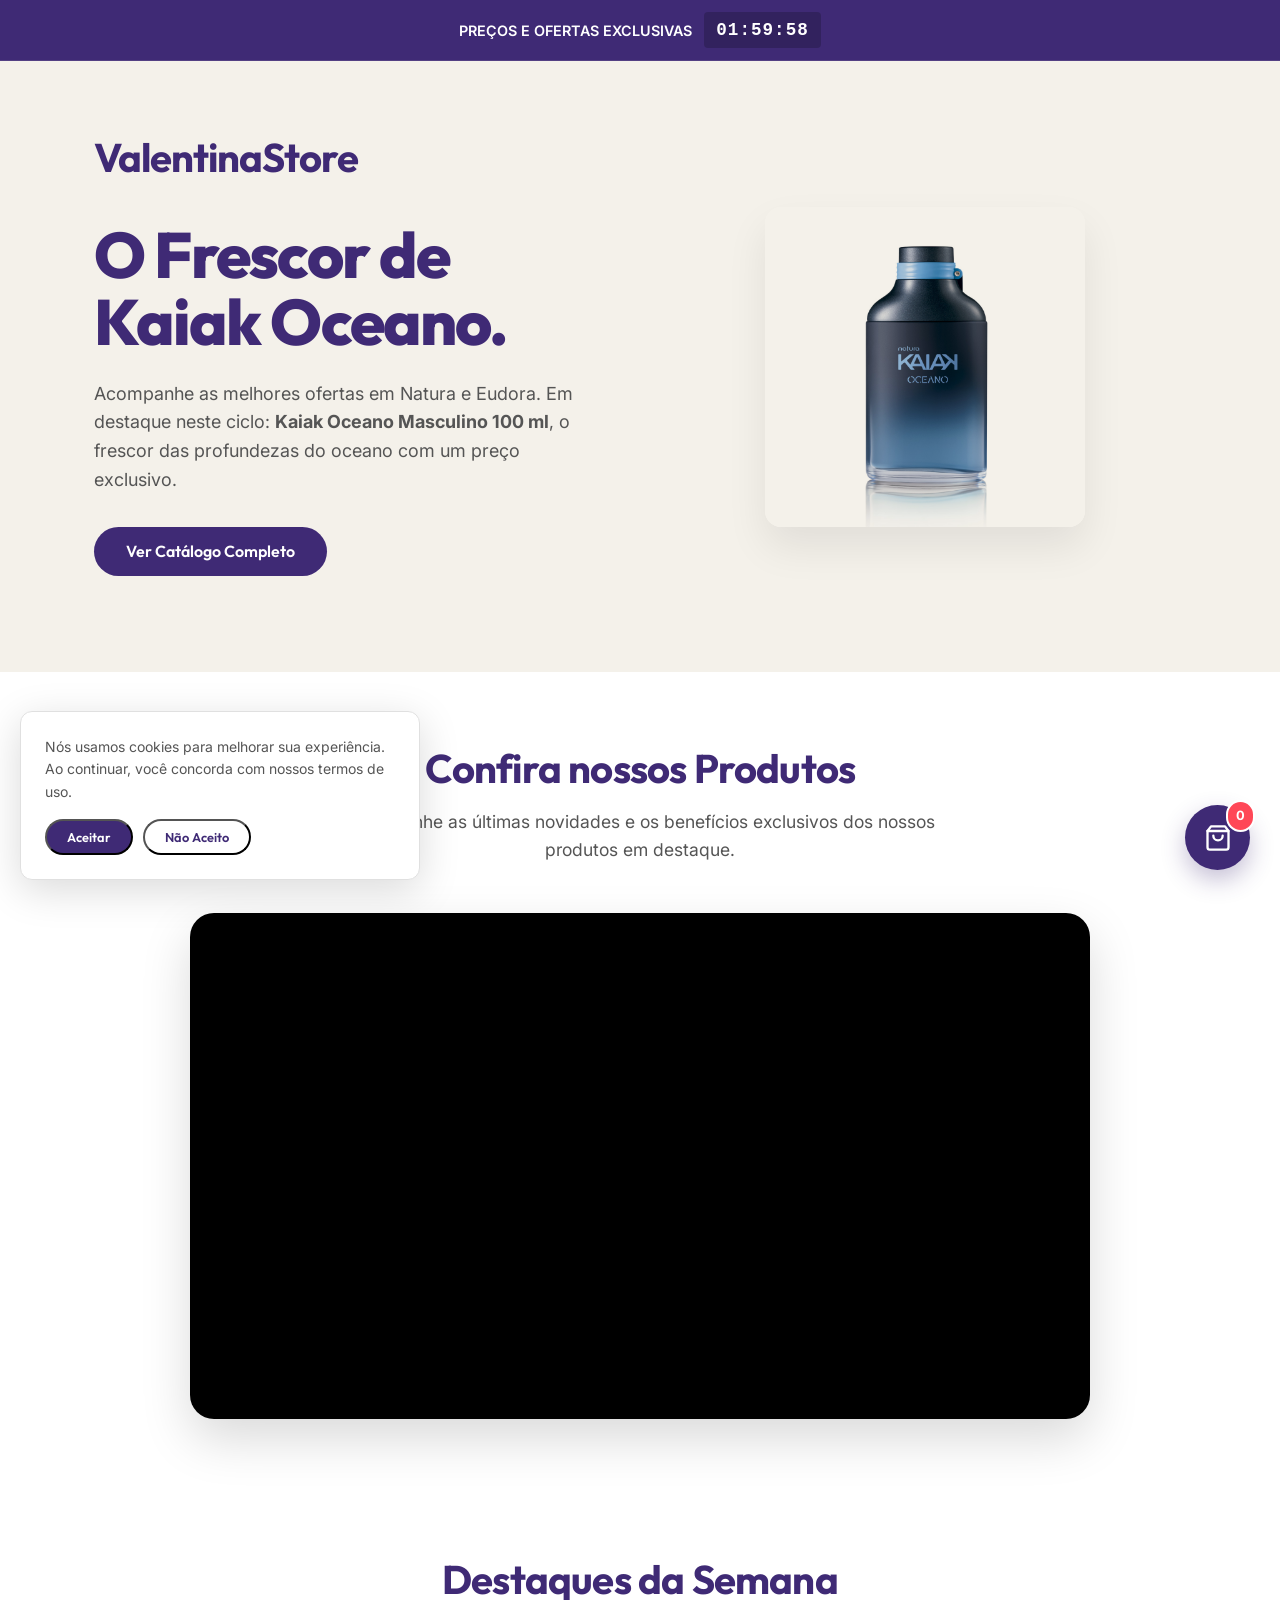
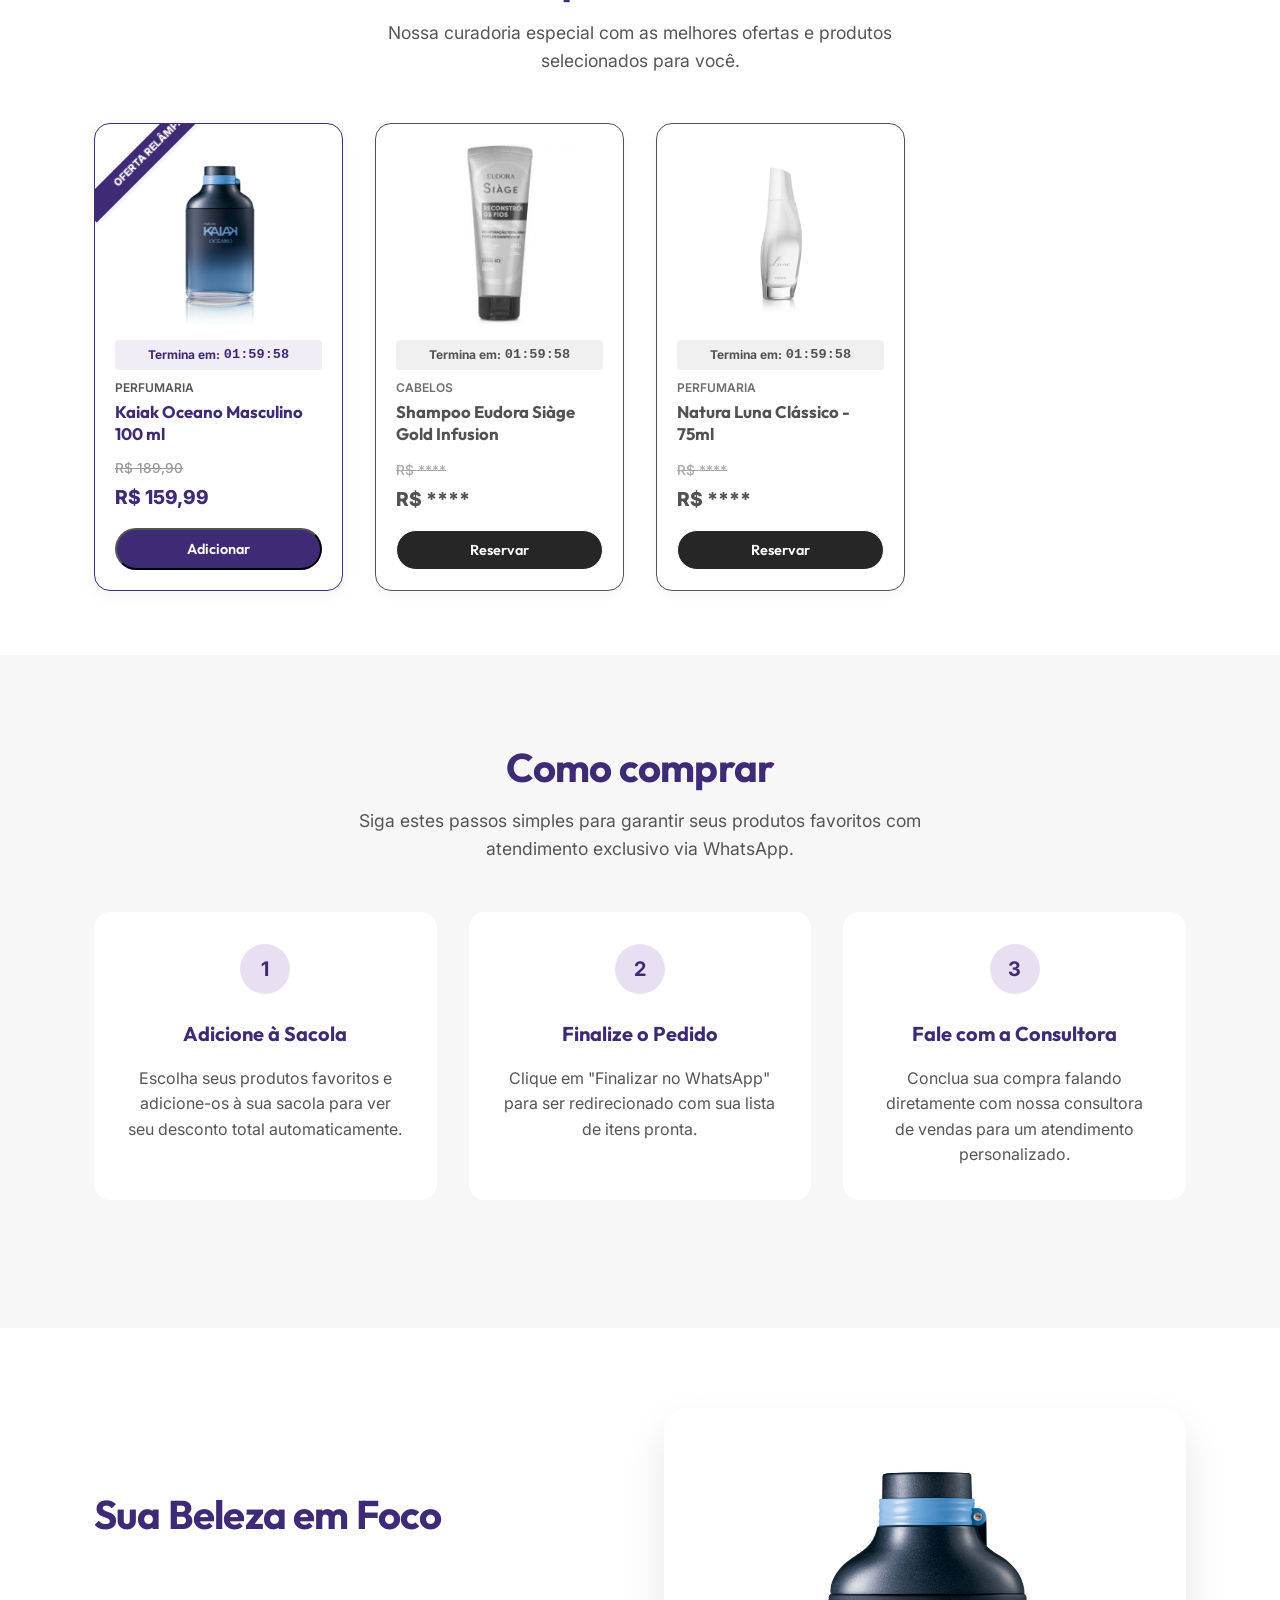
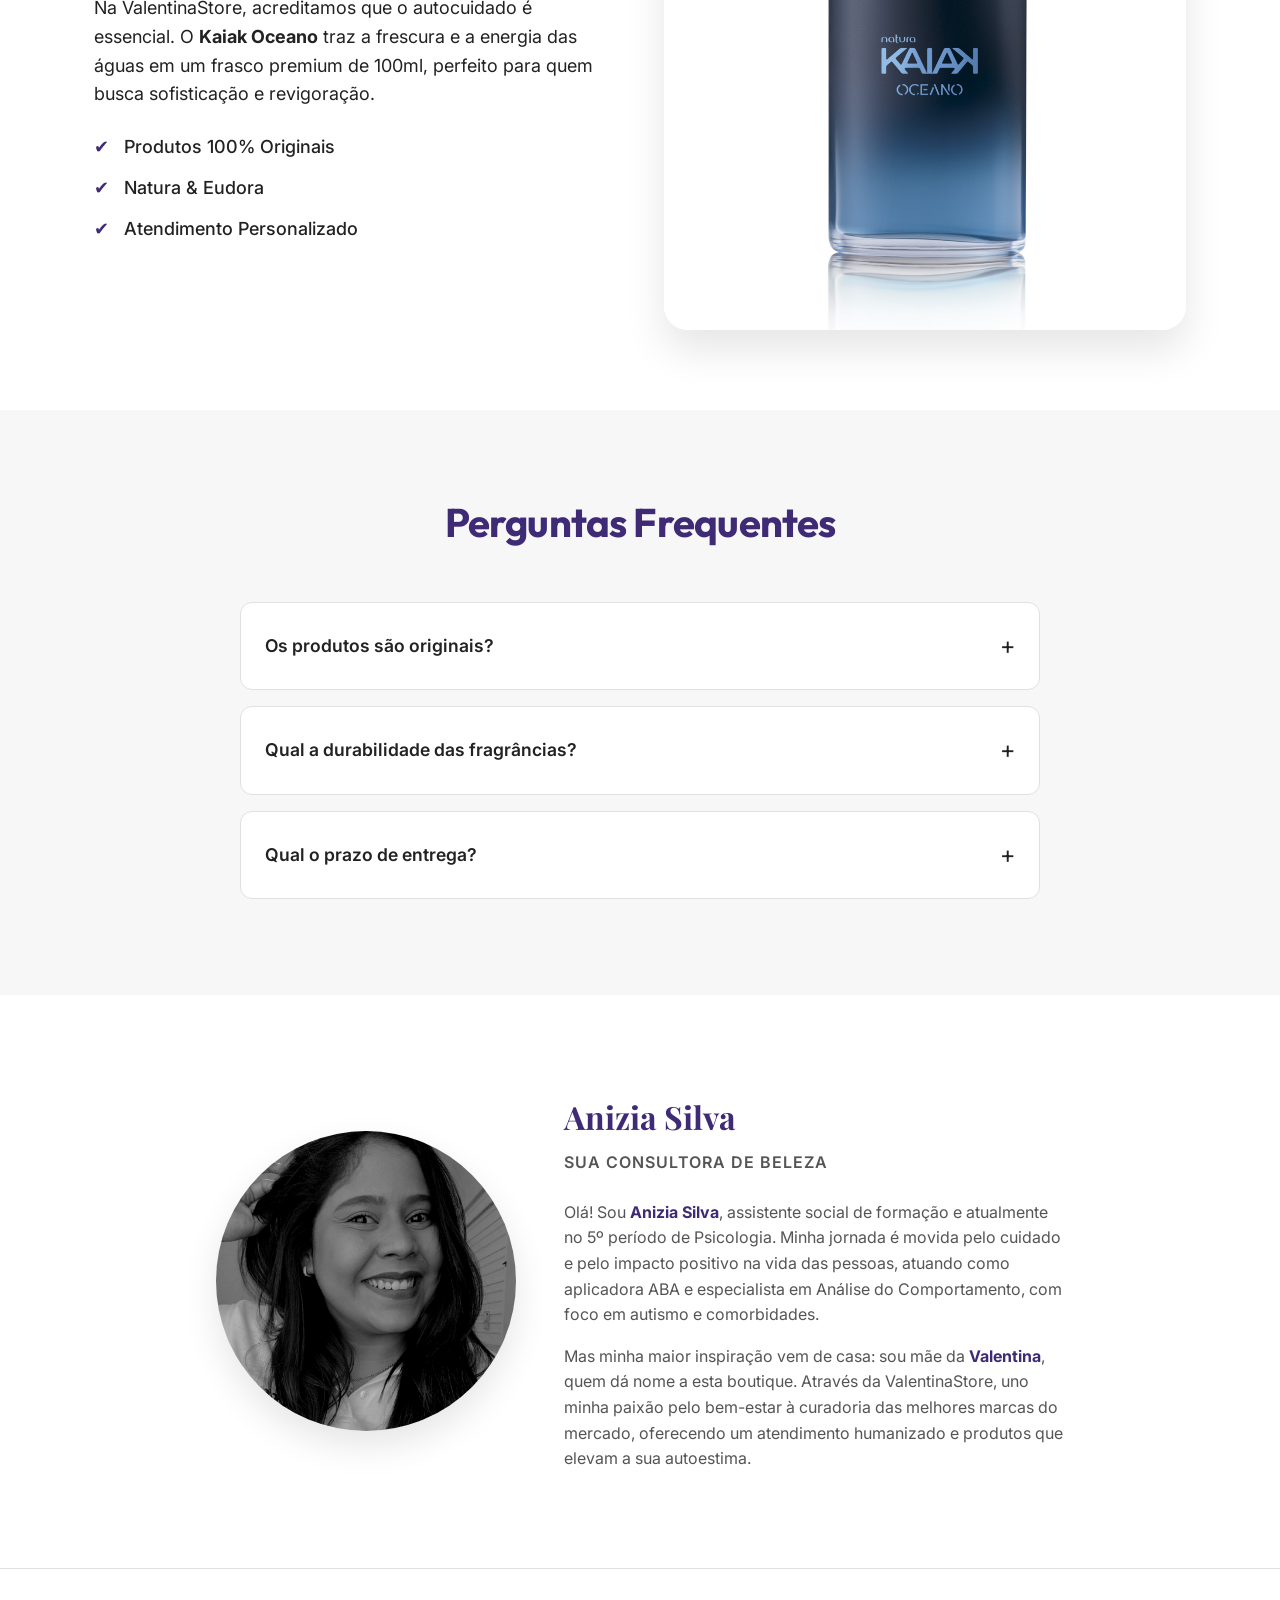
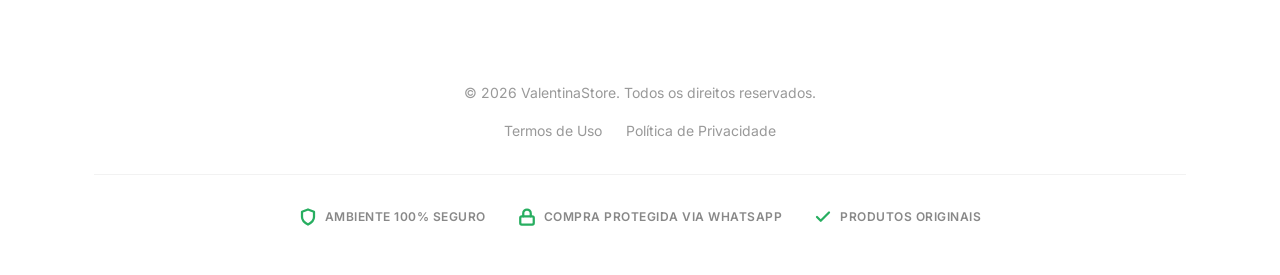
<file: index.html>
<!DOCTYPE html>
<!-- VERSION: V0.11.13 -->
<html lang="pt-BR">

<head>
    <meta charset="UTF-8">
    <meta name="viewport" content="width=device-width, initial-scale=1.0">
    <title>ValentinaStore | Boutique Digital</title>
    <link
        href="https://fonts.googleapis.com/css2?family=Outfit:wght@400;500;600;700;800&family=Inter:wght@400;500;600;700&family=Playfair+Display:wght@700&display=swap"
        rel="stylesheet">
    <link rel="stylesheet" href="style.css">
    <link rel="icon" type="image/png" href="assets/favicon-purple.png">
    <link rel="manifest" href="manifest.json">
    <meta name="theme-color" content="#634792">
    <style>
        /* RESET & CRITICAL OVERRIDES */
        #pwa-fixed-banner {
            position: fixed !important;
            bottom: 30px !important;
            top: auto !important;
            left: 50% !important;
            transform: translateX(-50%) !important;
            background: #634792 !important;
            color: white !important;
            z-index: 2147483647 !important;
            /* Maximum possible z-index */
            padding: 14px 24px !important;
            border-radius: 50px !important;
            box-shadow: 0 10px 40px rgba(0, 0, 0, 0.4) !important;
            display: none;
            /* Controlled by JS */
            align-items: center !important;
            gap: 15px !important;
            font-family: 'Inter', sans-serif !important;
            border: 1px solid rgba(255, 255, 255, 0.2) !important;
        }

        .pwa-close-x {
            cursor: pointer !important;
            background: rgba(255, 255, 255, 0.15) !important;
            border: 1px solid rgba(255, 255, 255, 0.3) !important;
            color: white !important;
            width: 28px !important;
            height: 28px !important;
            border-radius: 50% !important;
            display: flex !important;
            align-items: center !important;
            justify-content: center !important;
            font-size: 14px !important;
            font-weight: bold !important;
            transition: 0.2s !important;
        }

        .pwa-close-x:hover {
            background: rgba(255, 255, 255, 0.3) !important;
        }

        .pwa-install-btn {
            background: white !important;
            color: #634792 !important;
            border: none !important;
            padding: 8px 18px !important;
            border-radius: 20px !important;
            font-weight: 700 !important;
            font-size: 0.85rem !important;
            cursor: pointer !important;
        }
    </style>
</head>

<body>

    <div class="flash-sale-banner">
        <div class="container flash-sale-container">
            <span class="flash-sale-text">Preços e Ofertas Exclusivas</span>
            <div id="countdown" class="countdown-timer">
                <span id="timer-hours">00</span>:<span id="timer-minutes">00</span>:<span id="timer-seconds">00</span>
            </div>
        </div>
    </div>



    <header class="hero">
        <div class="container hero__container">
            <div class="hero__text-col">
                <div class="brand-logo-text" style="margin-bottom: 2rem;">
                    <span class="logo-text">ValentinaStore</span>
                </div>
                <h1 class="hero__title">O Frescor de <br>Kaiak Oceano.</h1>
                <p class="hero__subtitle">
                    Acompanhe as melhores ofertas em Natura e Eudora. Em destaque neste ciclo:
                    <strong>Kaiak Oceano Masculino 100 ml</strong>, o frescor das profundezas do oceano com um preço
                    exclusivo.
                </p>

                <div class="hero__cta-wrapper">
                    <a href="products.html" class="btn btn--primary btn--block-mobile">Ver Catálogo Completo</a>
                </div>


            </div>

            <div class="hero__img-col">
                <img src="assets/kaiak-oceano-final.png" alt="Featured Product: Kaiak Oceano Masculino 100 ml"
                    class="hero__img">
            </div>
        </div>
    </header>

    <section class="video-showcase">
        <div class="container">
            <h2 class="section-title">Confira nossos Produtos</h2>
            <p class="section-subtitle">Acompanhe as últimas novidades e os benefícios exclusivos dos nossos produtos em
                destaque.</p>
            <div class="video-container">
                <!-- YouTube Embed for Showcase -->
                <div id="player"></div>


            </div>
        </div>
    </section>

    <script src="https://www.youtube.com/iframe_api"></script>
    <script>
        var player;
        var videoList = [];
        var currentVideoIndex = 0;

        function onYouTubeIframeAPIReady() {
            fetch('videos.json')
                .then(response => response.json())
                .then(videos => {
                    videoList = videos;
                    initPlayer();
                })
                .catch(err => {
                    console.error('Erro ao carregar vídeos:', err);
                    // Fallback se o JSON falhar
                    videoList = ['ZcLY_yC_-w4'];
                    initPlayer();
                });
        }

        function initPlayer() {
            player = new YT.Player('player', {
                height: '100%',
                width: '100%',
                videoId: videoList[currentVideoIndex],
                playerVars: {
                    'autoplay': 1,
                    'controls': 0,
                    'mute': 1,
                    'playsinline': 1,
                    'rel': 0,
                    'modestbranding': 1,
                    'iv_load_policy': 3
                },
                events: {
                    'onReady': onPlayerReady,
                    'onStateChange': onPlayerStateChange
                }
            });
        }

        function onPlayerStateChange(event) {
            if (event.data === YT.PlayerState.ENDED) {
                currentVideoIndex++;
                if (currentVideoIndex >= videoList.length) {
                    currentVideoIndex = 0;
                }
                player.loadVideoById(videoList[currentVideoIndex]);
            }
        }

        function onPlayerReady(event) {
            event.target.playVideo();
            event.target.setVolume(15);
            event.target.unMute();
        }
    </script>

    <section class="marketplace-section" id="marketplace">
        <div class="container">
            <h2 class="section-title">Destaques da Semana</h2>
            <p class="section-subtitle">Nossa curadoria especial com as melhores ofertas e produtos selecionados para
                você.</p>

            <div class="product-grid" id="productContainer">
                <!-- Products will be loaded from products.json -->
            </div>
        </div>
    </section>



    <section class="steps section--gray">
        <div class="container">
            <h2 class="section-title">Como comprar</h2>
            <p class="section-subtitle">Siga estes passos simples para garantir seus produtos favoritos com atendimento
                exclusivo via WhatsApp.</p>
            <div class="steps__grid">
                <div class="step-card">
                    <div class="step-card__num">1</div>
                    <h3 class="step-card__title">Adicione à Sacola</h3>
                    <p class="step-card__desc">Escolha seus produtos favoritos e adicione-os à sua sacola para ver seu
                        desconto total automaticamente.</p>
                </div>
                <div class="step-card">
                    <div class="step-card__num">2</div>
                    <h3 class="step-card__title">Finalize o Pedido</h3>
                    <p class="step-card__desc">Clique em "Finalizar no WhatsApp" para ser redirecionado com sua lista de
                        itens pronta.</p>
                </div>
                <div class="step-card">
                    <div class="step-card__num">3</div>
                    <h3 class="step-card__title">Fale com a Consultora</h3>
                    <p class="step-card__desc">Conclua sua compra falando diretamente com nossa consultora de vendas
                        para um atendimento personalizado.</p>
                </div>
            </div>

        </div>
    </section>

    <section class="info-block">
        <div class="container info-block__container">
            <div class="info-block__content">
                <h2 class="section-title text-left">Sua Beleza em Foco</h2>
                <p>
                    Na ValentinaStore, acreditamos que o autocuidado é essencial. O <strong>Kaiak Oceano</strong> traz a
                    frescura e a energia das águas em um frasco premium de 100ml, perfeito para quem busca sofisticação
                    e revigoração.
                </p>
                <ul class="check-list">
                    <li>Produtos 100% Originais</li>
                    <li>Natura & Eudora</li>
                    <li>Atendimento Personalizado</li>
                </ul>
            </div>
            <div class="info-block__image">
                <img src="assets/kaiak-oceano-final.png" alt="Kaiak Oceano ValentinaStore" class="focus-image">
            </div>
        </div>
    </section>

    <section class="faq section--gray">
        <div class="container">
            <h2 class="section-title">Perguntas Frequentes</h2>
            <div class="faq__list">
                <details class="faq__item">
                    <summary class="faq__question">Os produtos são originais?</summary>
                    <div class="faq__answer">Sim! Todos os nossos produtos das marcas <strong>Natura</strong> e
                        <strong>Eudora</strong> são originais, lacrados e enviados com nota fiscal. Garantimos a
                        autenticidade total de cada item.
                    </div>
                </details>
                <details class="faq__item">
                    <summary class="faq__question">Qual a durabilidade das fragrâncias?</summary>
                    <div class="faq__answer">As fragrâncias da Natura e Eudora variam conforme a concentração (Eau de
                        Parfum, Desodorante Colônia, etc). Em média, nossos perfumes oferecem uma fixação de 6 a 10
                        horas, dependendo do tipo de pele e da linha escolhida.</div>
                </details>
                <details class="faq__item">
                    <summary class="faq__question">Qual o prazo de entrega?</summary>
                    <div class="faq__answer">O prazo varia conforme sua região, mas geralmente preparamos o envio em até
                        24h úteis após a confirmação do pagamento para garantir que chegue rápido até você.</div>
                </details>
            </div>
        </div>
    </section>

    <section class="consultant-profile">
        <div class="container">
            <div class="consultant-container">
                <div class="consultant-image-wrapper">
                    <img src="assets/anizia-silva.jpg" alt="Consultora Anizia Silva" class="consultant-image">
                </div>
                <div class="consultant-info">
                    <h3 class="consultant-name">Anizia Silva</h3>
                    <p class="consultant-tagline">Sua Consultora de Beleza</p>
                    <div class="consultant-bio-text">
                        <p>
                            Olá! Sou <strong>Anizia Silva</strong>, assistente social de formação e atualmente no 5º
                            período de Psicologia.
                            Minha jornada é movida pelo cuidado e pelo impacto positivo na vida das pessoas, atuando
                            como aplicadora ABA e
                            especialista em Análise do Comportamento, com foco em autismo e comorbidades.
                        </p>
                        <p style="margin-top: 1rem;">
                            Mas minha maior inspiração vem de casa: sou mãe da <strong>Valentina</strong>, quem dá nome
                            a esta boutique.
                            Através da ValentinaStore, uno minha paixão pelo bem-estar à curadoria das melhores marcas
                            do mercado,
                            oferecendo um atendimento humanizado e produtos que elevam a sua autoestima.
                        </p>
                    </div>

                </div>
            </div>
        </div>
    </section>

    <footer class="footer">
        <div class="container">
            <div class="footer-brand" style="margin-bottom: 1.5rem;">
                <div class="brand-logo-text brand-logo-text--footer">
                    <span class="logo-text">ValentinaStore</span>
                </div>
            </div>
            <p class="footer__copy">© 2026 ValentinaStore. Todos os direitos reservados.</p>
            <div class="footer__links">
                <a href="terms.html">Termos de Uso</a>
                <a href="privacy.html">Política de Privacidade</a>
            </div>
            <div class="footer__security">
                <div class="security-item">
                    <svg xmlns="http://www.w3.org/2000/svg" width="18" height="18" viewBox="0 0 24 24" fill="none"
                        stroke="currentColor" stroke-width="3" stroke-linecap="round" stroke-linejoin="round">
                        <path d="M12 22s8-4 8-10V5l-8-3-8 3v7c0 6 8 10 8 10z" />
                    </svg>
                    <span>Ambiente 100% Seguro</span>
                </div>
                <div class="security-item">
                    <svg xmlns="http://www.w3.org/2000/svg" width="18" height="18" viewBox="0 0 24 24" fill="none"
                        stroke="currentColor" stroke-width="3" stroke-linecap="round" stroke-linejoin="round">
                        <rect x="3" y="11" width="18" height="11" rx="2" ry="2" />
                        <path d="M7 11V7a5 5 0 0 1 10 0v4" />
                    </svg>
                    <span>Compra Protegida via WhatsApp</span>
                </div>
                <div class="security-item">
                    <svg xmlns="http://www.w3.org/2000/svg" width="18" height="18" viewBox="0 0 24 24" fill="none"
                        stroke="currentColor" stroke-width="3" stroke-linecap="round" stroke-linejoin="round">
                        <polyline points="20 6 9 17 4 12" />
                    </svg>
                    <span>Produtos Originais</span>
                </div>
            </div>
        </div>
    </footer>

    <!-- CART ELEMENTS -->
    <div class="cart-overlay" id="cartOverlay" onclick="toggleCart()"></div>
    <div class="cart-modal" id="cartModal">
        <div class="cart-header">
            <h3 class="cart-title">Minha Sacola</h3>
            <span class="cart-close" onclick="toggleCart()">&times;</span>
        </div>
        <div class="cart-items" id="cartItems">
            <!-- Items will be injected here -->
        </div>
        <div class="cart-footer">
            <div class="cart-summary">
                <div class="cart-summary-item">
                    <span>Subtotal:</span>
                    <span id="cartSubtotal">R$ 0,00</span>
                </div>
                <div class="cart-summary-item cart-summary-item--discount">
                    <span>Desconto Total:</span>
                    <span id="cartDiscount">- R$ 0,00</span>
                </div>
                <div class="cart-summary-total">
                    <span>Total:</span>
                    <span id="cartTotal">R$ 0,00</span>
                </div>
            </div>
            <button class="cart-checkout-btn" onclick="checkoutWhatsApp()">
                Finalizar no WhatsApp
            </button>
            <button class="cart-continue-btn" onclick="toggleCart()">
                Continuar Comprando
            </button>
        </div>
    </div>

    <div class="cart-floating-btn" onclick="toggleCart()">
        <span class="cart-count" id="cartCount">0</span>
        <svg xmlns="http://www.w3.org/2000/svg" width="28" height="28" viewBox="0 0 24 24" fill="none"
            stroke="currentColor" stroke-width="2" stroke-linecap="round" stroke-linejoin="round">
            <path d="M6 2 3 6v14a2 2 0 0 0 2 2h14a2 2 0 0 0 2-2V6l-3-4Z"></path>
            <path d="M3 6h18"></path>
            <path d="M16 10a4 4 0 0 1-8 0"></path>
        </svg>
    </div>

    <!-- SCROLL TO TOP -->
    <div class="scroll-to-top" id="scrollTopBtn" onclick="scrollToTop()">
        <svg xmlns="http://www.w3.org/2000/svg" width="24" height="24" viewBox="0 0 24 24" fill="none"
            stroke="currentColor" stroke-width="3" stroke-linecap="round" stroke-linejoin="round">
            <path d="m18 15-6-6-6 6" />
        </svg>
    </div>

    <script>
        // Countdown Logic with Cookie Persistence
        function updateTimers(durationInSeconds) {
            const COOKIE_NAME = "rev_timer_end";

            // Function to get or create end time
            function getEndTime() {
                let endTime = getCookie(COOKIE_NAME);
                if (!endTime) {
                    endTime = Date.now() + (durationInSeconds * 1000);
                    setCookie(COOKIE_NAME, endTime, 1); // expires in 1 day
                }
                return parseInt(endTime);
            }

            function setCookie(name, value, days) {
                const date = new Date();
                date.setTime(date.getTime() + (days * 24 * 60 * 60 * 1000));
                document.cookie = `${name}=${value};expires=${date.toUTCString()};path=/`;
            }

            function getCookie(name) {
                const value = `; ${document.cookie}`;
                const parts = value.split(`; ${name}=`);
                if (parts.length === 2) return parts.pop().split(';').shift();
            }

            const endTime = getEndTime();

            // Central Banner Timer
            const bannerHours = document.getElementById('timer-hours');
            const bannerMinutes = document.getElementById('timer-minutes');
            const bannerSeconds = document.getElementById('timer-seconds');

            // Product Card Timers
            const cardTimers = document.querySelectorAll('.js-timer');

            function tick() {
                let now = Date.now();
                let remaining = Math.max(0, Math.floor((endTime - now) / 1000));

                if (remaining <= 0) {
                    // Reset timer to restart the countdown for the next cycle
                    const newEnd = Date.now() + (durationInSeconds * 1000);
                    setCookie(COOKIE_NAME, newEnd, 1);
                    location.reload();
                    return;
                }

                let hours = parseInt(remaining / 3600, 10);
                let minutes = parseInt((remaining % 3600) / 60, 10);
                let seconds = parseInt(remaining % 60, 10);

                let hStr = hours < 10 ? "0" + hours : hours;
                let mStr = minutes < 10 ? "0" + minutes : minutes;
                let sStr = seconds < 10 ? "0" + seconds : seconds;
                let fullStr = `${hStr}:${mStr}:${sStr}`;

                // Update Banner
                if (bannerHours) bannerHours.textContent = hStr;
                if (bannerMinutes) bannerMinutes.textContent = mStr;
                if (bannerSeconds) bannerSeconds.textContent = sStr;

                // Update Cards
                cardTimers.forEach(el => {
                    el.textContent = fullStr;
                });
            }

            tick();
            setInterval(tick, 1000);
        }

        window.onload = function () {
            loadProducts(); // Load dynamic products
            updateCartUI(); // Initialize cart UI
        };

        // --- PRODUCT LOADING LOGIC ---
        function loadProducts() {
            fetch('products.json')
                .then(response => response.json())
                .then(products => {
                    const container = document.getElementById('productContainer');
                    if (!container) return;

                    container.innerHTML = '';

                    // Filter: Only show featured products on the homepage
                    const featuredProducts = products.filter(p => p.featured === true);

                    featuredProducts.forEach(p => {
                        const card = document.createElement('div');
                        card.className = `product-card ${p.isSale ? 'product-card--sale' : ''} ${p.sold ? 'product-card--sold' : ''}`;

                        card.innerHTML = `
                            ${p.badge ? `<div class="product-card__badge">${p.badge}</div>` : ''}
                            <div class="product-card__img-wrapper">
                                <img src="${p.image}" alt="${p.name}" class="product-card__img">
                            </div>
                            ${p.hasTimer ? `
                                <div class="product-card__timer-mini">
                                    Termina em: <span class="js-timer">00:00:00</span>
                                </div>
                            ` : ''}
                            <span class="product-card__tag">${p.category}</span>
                            <h3 class="product-card__title">${p.name}</h3>
                            <div class="product-card__price-wrapper">
                                ${p.oldPrice ? `<span class="price-old">${p.sold ? 'R$ ****' : `R$ ${p.oldPrice.toFixed(2).replace('.', ',')}`}</span>` : ''}
                                <p class="product-card__price">${p.sold ? 'R$ ****' : `R$ ${p.price.toFixed(2).replace('.', ',')}`}</p>
                            </div>
                            <button class="btn btn--primary" onclick="addToCart('${p.name}', ${p.price}, ${p.oldPrice || p.price}, '${p.image}', ${p.sold || false})">
                                ${p.sold ? 'Reservar' : 'Adicionar'}
                            </button>
                        `;
                        container.appendChild(card);
                    });

                    // Start timer based on first featured product with duration
                    const timedProduct = featuredProducts.find(p => p.hasTimer && p.timerHours);
                    if (timedProduct) {
                        updateTimers(timedProduct.timerHours * 3600);
                    } else {
                        updateTimers(2 * 3600); // Fallback 2h
                    }
                })
                .catch(err => console.error('Erro ao carregar produtos:', err));
        }

        // --- CART LOGIC ---
        let cart = JSON.parse(localStorage.getItem('valentinastore_cart')) || [];

        function toggleCart() {
            document.getElementById('cartModal').classList.toggle('cart-modal--active');
            document.getElementById('cartOverlay').classList.toggle('cart-overlay--active');
        }

        function addToCart(name, price, oldPrice, img, sold = false) {
            const item = { name, price, oldPrice, img, id: Date.now(), sold };
            cart.push(item);
            saveCart();
            updateCartUI();

            // Show cart when adding item
            if (!document.getElementById('cartModal').classList.contains('cart-modal--active')) {
                toggleCart();
            }
        }

        function removeFromCart(id) {
            cart = cart.filter(item => item.id !== id);
            saveCart();
            updateCartUI();
        }

        function saveCart() {
            localStorage.setItem('valentinastore_cart', JSON.stringify(cart));
        }

        function updateCartUI() {
            const cartItemsContainer = document.getElementById('cartItems');
            const cartCountLabel = document.getElementById('cartCount');
            const cartSubtotalLabel = document.getElementById('cartSubtotal');
            const cartDiscountLabel = document.getElementById('cartDiscount');
            const cartTotalLabel = document.getElementById('cartTotal');

            // Update Count
            cartCountLabel.textContent = cart.length;

            if (cart.length === 0) {
                cartItemsContainer.innerHTML = '<div class="empty-cart-msg">Sua sacola está vazia</div>';
                cartSubtotalLabel.textContent = 'R$ 0,00';
                cartDiscountLabel.textContent = '- R$ 0,00';
                cartTotalLabel.textContent = 'R$ 0,00';
                return;
            }

            let subtotal = 0;
            let total = 0;
            let discount = 0;

            cartItemsContainer.innerHTML = '';
            cart.forEach(item => {
                if (!item.sold) {
                    subtotal += item.oldPrice;
                    total += item.price;
                    discount += (item.oldPrice - item.price);
                }

                const itemHtml = `
                    <div class="cart-item ${item.sold ? 'cart-item--sold' : ''}">
                        <img src="${item.img}" alt="${item.name}" class="cart-item__img">
                        <div class="cart-item__info">
                            <h4>${item.name}</h4>
                            <p class="cart-item__price">${item.sold ? 'R$ ****' : `R$ ${item.price.toFixed(2).replace('.', ',')}`}</p>
                            ${(!item.sold && item.oldPrice > item.price) ? `<p class="cart-item__discount">Economia de R$ ${(item.oldPrice - item.price).toFixed(2).replace('.', ',')}</p>` : ''}
                        </div>
                        <span class="cart-item__remove" onclick="removeFromCart(${item.id})">&times;</span>
                    </div>
                `;
                cartItemsContainer.innerHTML += itemHtml;
            });

            cartSubtotalLabel.textContent = subtotal > 0 ? `R$ ${subtotal.toFixed(2).replace('.', ',')}` : 'R$ ****';
            cartDiscountLabel.textContent = discount > 0 ? `- R$ ${discount.toFixed(2).replace('.', ',')}` : '- R$ 0,00';
            cartTotalLabel.textContent = total > 0 ? `R$ ${total.toFixed(2).replace('.', ',')}` : 'R$ ****';
        }

        function checkoutWhatsApp() {
            if (cart.length === 0) return;

            const phone = "5584987610106";
            let message = "*Novo Pedido - ValentinaStore*\n";
            message += "Olá, gostaria de falar com a consultora *Anizia Silva*.\n\n";

            let total = 0;
            let discount = 0;

            cart.forEach((item, index) => {
                const priceFormatted = item.sold ? "****" : `R$ ${item.price.toFixed(2).replace('.', ',')}`;
                message += `${index + 1}. *${item.name}* (${item.sold ? 'RESERVADO - ' : ''}${priceFormatted})\n`;
                if (!item.sold) {
                    total += item.price;
                    discount += (item.oldPrice - item.price);
                }
            });

            message += `---------------------------\n`;
            message += `*Total estimado: R$ ${total.toFixed(2).replace('.', ',')}*\n`;
            if (discount > 0) message += `*Economia ref. itens disponíveis: R$ ${discount.toFixed(2).replace('.', ',')}*\n`;
            message += `\n_Nota: Itens reservados terão o preço e disponibilidade confirmados pela consultora._`;

            const encodedMessage = encodeURIComponent(message);
            window.open(`https://wa.me/${phone}?text=${encodedMessage}`, '_blank');

            // Limpar sacola após finalizar
            cart = [];
            saveCart();
            updateCartUI();
            toggleCart(); // Opcional: fecha a sacola
        }

        // --- SCROLL TO TOP LOGIC ---
        const scrollTopBtn = document.getElementById('scrollTopBtn');
        window.onscroll = function () {
            if (document.body.scrollTop > 400 || document.documentElement.scrollTop > 400) {
                scrollTopBtn.classList.add('scroll-to-top--active');
            } else {
                scrollTopBtn.classList.remove('scroll-to-top--active');
            }
        };
        function scrollToTop() {
            window.scrollTo({ top: 0, behavior: 'smooth' });
        }

        // --- PWA & COOKIE LOGIC ---
        if ('serviceWorker' in navigator) {
            navigator.serviceWorker.register('sw.js')
                .then(reg => console.log('SW registrado'))
                .catch(err => console.log('Erro SW', err));
        }

        function acceptCookies() {
            localStorage.setItem('cookies_accepted', 'true');
            document.getElementById('cookieConsent').style.display = 'none';
        }

        function declineCookies() {
            sessionStorage.setItem('cookies_declined', 'true');
            document.getElementById('cookieConsent').style.display = 'none';
        }

        window.addEventListener('DOMContentLoaded', () => {
            if (!localStorage.getItem('cookies_accepted') && !sessionStorage.getItem('cookies_declined')) {
                document.getElementById('cookieConsent').style.display = 'flex';
            }
        });

        function dismissInstall() {
            const el = document.getElementById('pwa-fixed-banner');
            if (el) el.style.display = 'none';
            // Gravação definitiva no localStorage para não incomodar mais por 30 dias
            localStorage.setItem('pwa_banner_dismissed', Date.now());
        }

        let deferredPrompt;
        window.addEventListener('beforeinstallprompt', (e) => {
            e.preventDefault();
            deferredPrompt = e;

            // Só mostra se nunca foi fechado ou se o fechamento foi há mais de 7 dias
            const lastDismissed = localStorage.getItem('pwa_banner_dismissed');
            const sevenDays = 7 * 24 * 60 * 60 * 1000;

            if (!lastDismissed || (Date.now() - lastDismissed > sevenDays)) {
                const promptEl = document.getElementById('pwa-fixed-banner');
                if (promptEl) {
                    promptEl.style.display = 'flex';
                    // Auto-hide após 1 minuto para não poluir
                    setTimeout(() => {
                        if (promptEl && promptEl.style.display === 'flex') {
                            promptEl.style.display = 'none';
                        }
                    }, 60000);
                }
            }
        });

        window.addEventListener('DOMContentLoaded', () => {
            document.getElementById('installBtn')?.addEventListener('click', async () => {
                if (deferredPrompt) {
                    deferredPrompt.prompt();
                    const { outcome } = await deferredPrompt.userChoice;
                    if (outcome === 'accepted') {
                        dismissInstall();
                    }
                    deferredPrompt = null;
                }
            });
        });
    </script>

    <!-- PWA INSTALL PROMPT REVISADO -->
    <div id="pwa-fixed-banner">
        <span style="font-weight: 600; font-size: 0.95rem;">Instalar ValentinaStore no seu celular?</span>
        <div style="display: flex; gap: 12px; align-items: center;">
            <button class="pwa-install-btn" id="installBtn">Instalar</button>
            <button class="pwa-close-x" onclick="dismissInstall()">✕</button>
        </div>
    </div>

    <div class="scroll-to-top" id="scrollTopBtn" onclick="scrollToTop()">
        <svg xmlns="http://www.w3.org/2000/svg" width="24" height="24" viewBox="0 0 24 24" fill="none"
            stroke="currentColor" stroke-width="3" stroke-linecap="round" stroke-linejoin="round">
            <path d="m18 15-6-6-6 6" />
        </svg>
    </div>

    <!-- COOKIE CONSENT -->
    <div id="cookieConsent" class="cookie-consent" style="display: none;">
        <p>Nós usamos cookies para melhorar sua experiência. Ao continuar, você concorda com nossos <a
                href="privacy.html">termos de uso</a>.</p>
        <div class="cookie-btn-group">
            <button class="btn btn--primary btn--sm" onclick="acceptCookies()">Aceitar</button>
            <button class="btn btn--secondary btn--sm" onclick="declineCookies()">Não Aceito</button>
        </div>
    </div>
</body>

</html>
</file>
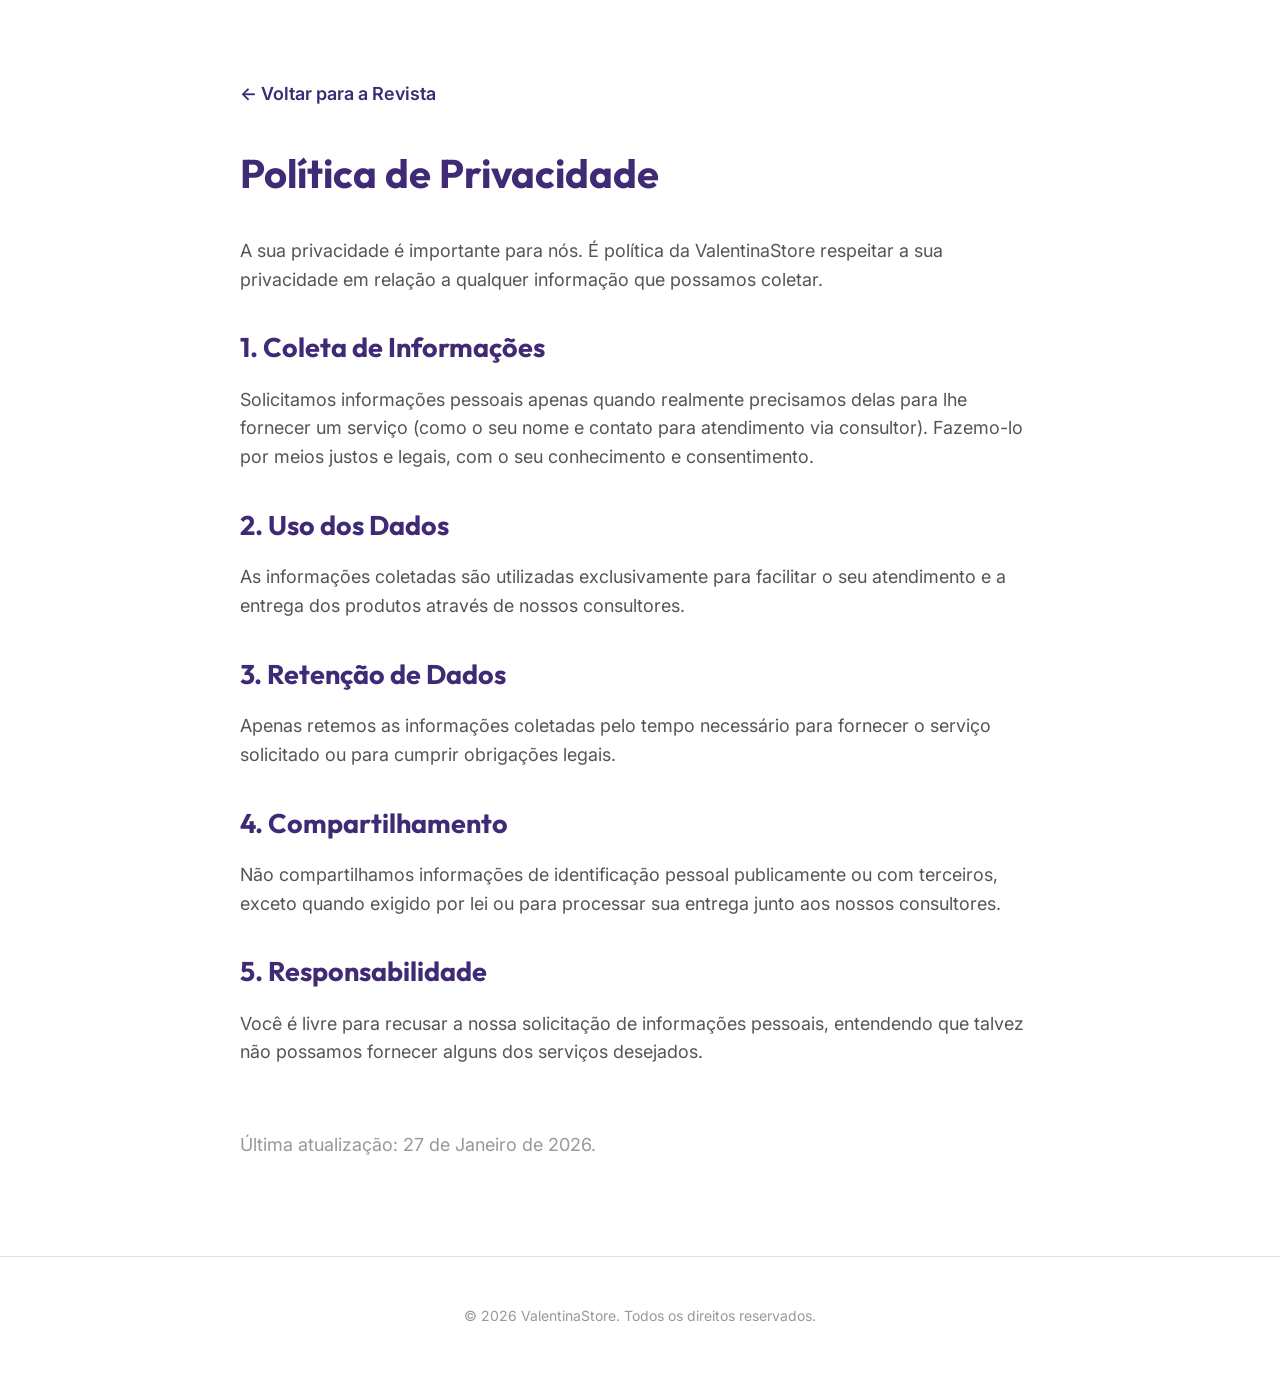
<file: privacy.html>
<!DOCTYPE html>
<html lang="pt-BR">

<head>
    <meta charset="UTF-8">
    <meta name="viewport" content="width=device-width, initial-scale=1.0">
    <title>Política de Privacidade | ValentinaStore</title>
    <link
        href="https://fonts.googleapis.com/css2?family=Outfit:wght@400;500;600;700;800&family=Inter:wght@400;500;600;700&display=swap"
        rel="stylesheet">
    <link rel="stylesheet" href="style.css">
    <style>
        .legal-content {
            padding: 80px 0;
            max-width: 800px;
            margin: 0 auto;
        }

        .legal-content h1 {
            color: var(--color-brand);
            margin-bottom: 2rem;
            font-family: 'Outfit', sans-serif;
            font-size: 2.5rem;
        }

        .legal-content h2 {
            color: var(--color-brand);
            margin-top: 2rem;
            margin-bottom: 1rem;
            font-family: 'Outfit', sans-serif;
        }

        .legal-content p {
            margin-bottom: 1rem;
            color: var(--color-text-body);
        }

        .back-home {
            display: inline-block;
            margin-bottom: 2rem;
            color: var(--color-brand);
            font-weight: 600;
        }
    </style>
</head>

<body>
    <div class="container legal-content">
        <a href="index.html" class="back-home">← Voltar para a Revista</a>
        <h1>Política de Privacidade</h1>

        <p>A sua privacidade é importante para nós. É política da ValentinaStore respeitar a sua privacidade em relação
            a qualquer informação que possamos coletar.</p>

        <h2>1. Coleta de Informações</h2>
        <p>Solicitamos informações pessoais apenas quando realmente precisamos delas para lhe fornecer um serviço (como
            o seu nome e contato para atendimento via consultor). Fazemo-lo por meios justos e legais, com o seu
            conhecimento e consentimento.</p>

        <h2>2. Uso dos Dados</h2>
        <p>As informações coletadas são utilizadas exclusivamente para facilitar o seu atendimento e a entrega dos
            produtos através de nossos consultores.</p>

        <h2>3. Retenção de Dados</h2>
        <p>Apenas retemos as informações coletadas pelo tempo necessário para fornecer o serviço solicitado ou para
            cumprir obrigações legais.</p>

        <h2>4. Compartilhamento</h2>
        <p>Não compartilhamos informações de identificação pessoal publicamente ou com terceiros, exceto quando exigido
            por lei ou para processar sua entrega junto aos nossos consultores.</p>

        <h2>5. Responsabilidade</h2>
        <p>Você é livre para recusar a nossa solicitação de informações pessoais, entendendo que talvez não possamos
            fornecer alguns dos serviços desejados.</p>

        <p style="margin-top: 4rem; opacity: 0.6;">Última atualização: 27 de Janeiro de 2026.</p>
    </div>

    <footer class="footer">
        <div class="container">
            <p class="footer__copy">© 2026 ValentinaStore. Todos os direitos reservados.</p>
        </div>
    </footer>
</body>

</html>
</file>
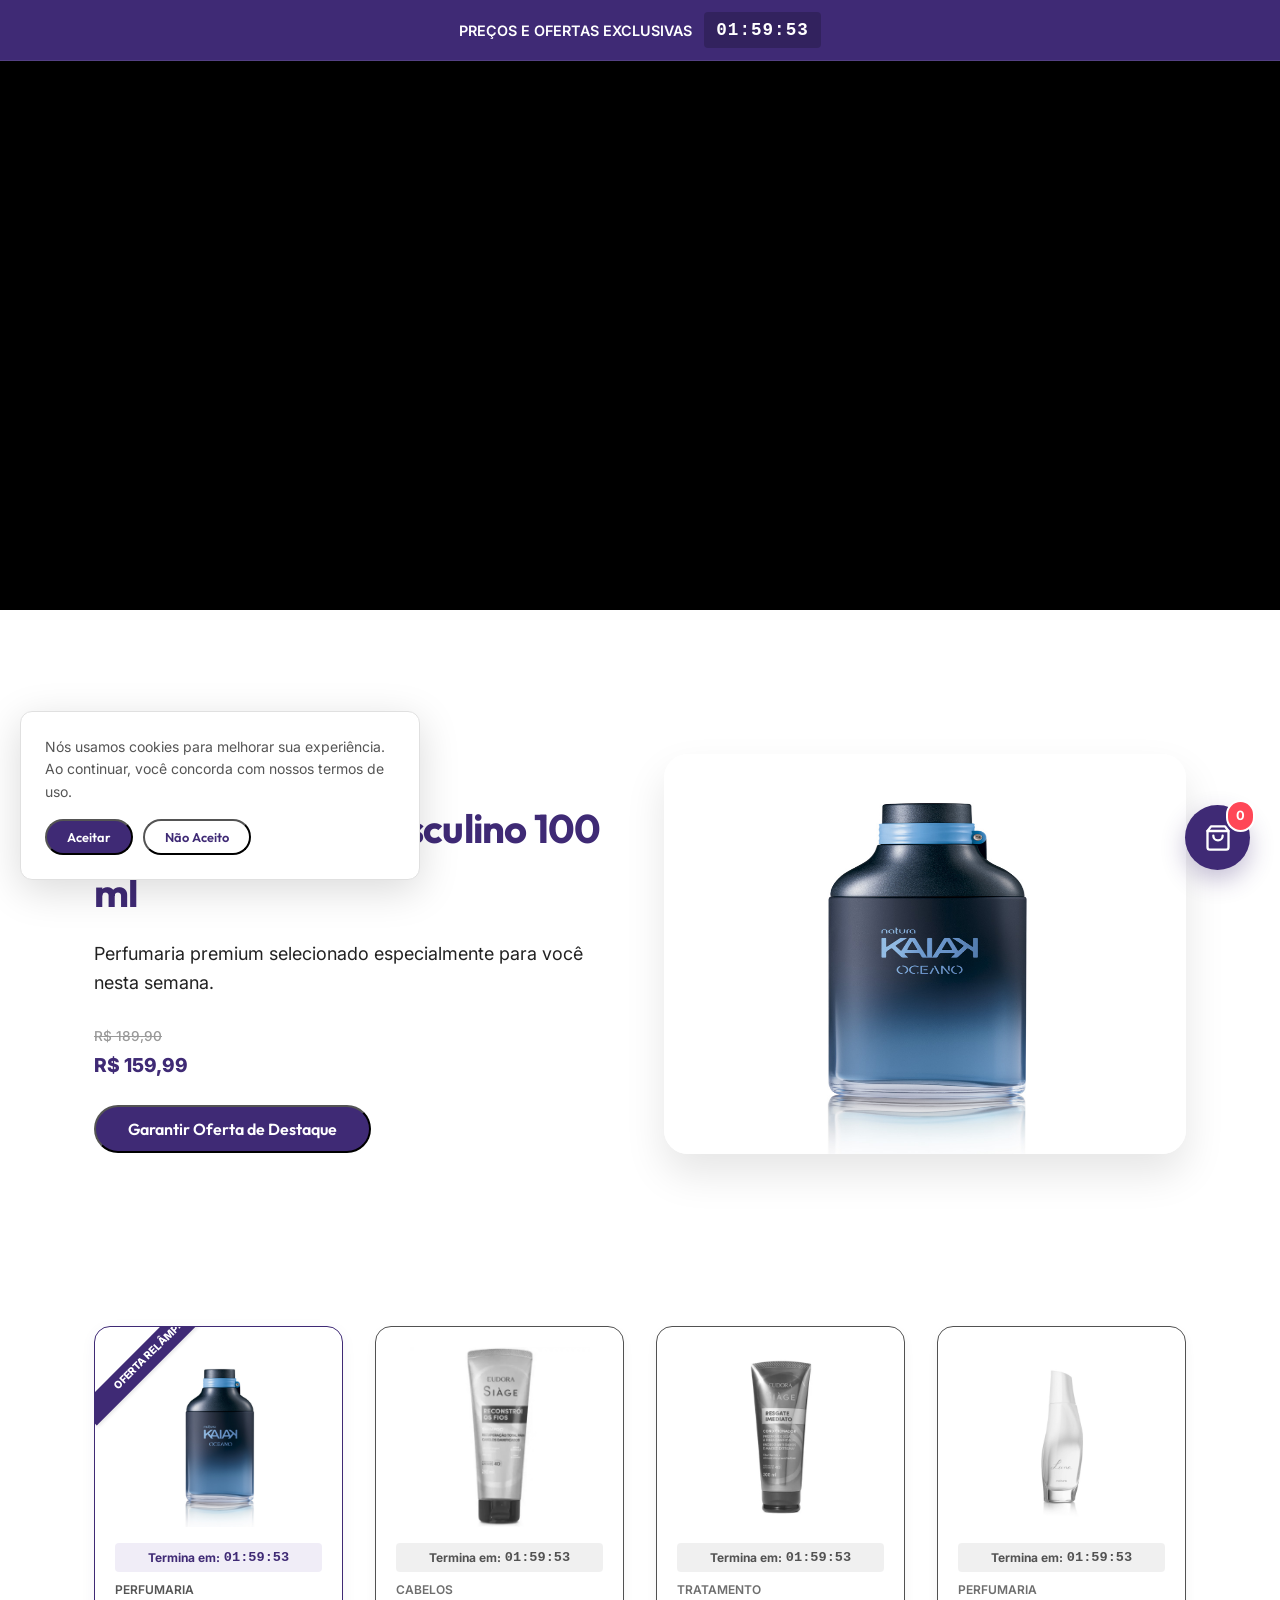
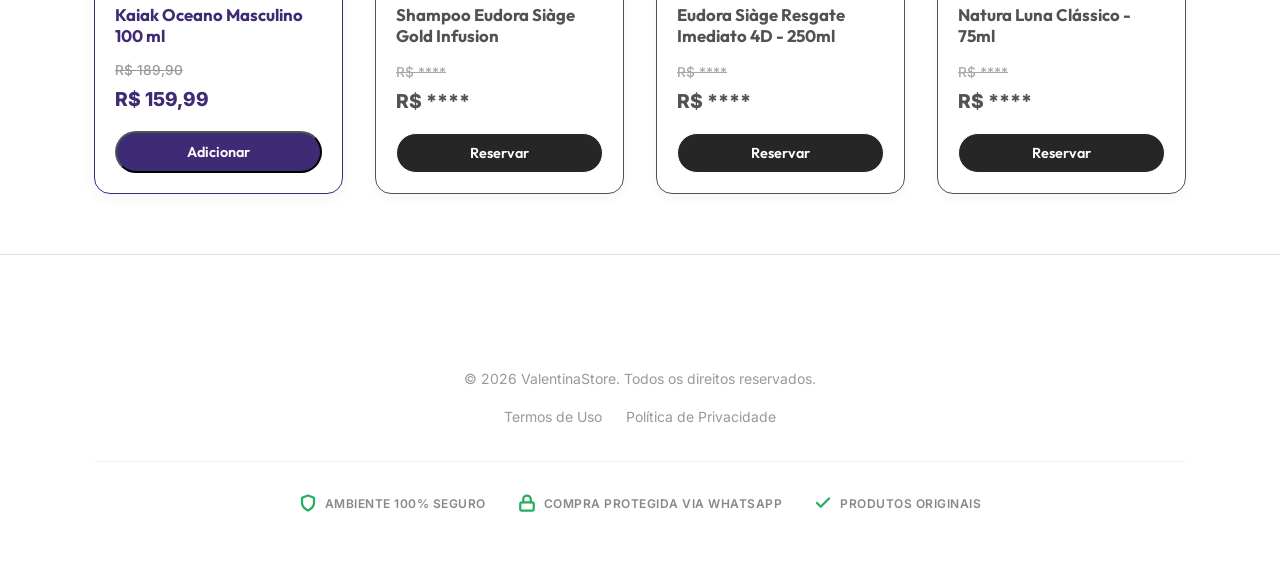
<file: products.html>
<!DOCTYPE html>
<!-- VERSION: V0.11.13 -->
<html lang="pt-BR">

<head>
    <meta charset="UTF-8">
    <meta name="viewport" content="width=device-width, initial-scale=1.0">
    <title>Vitrine de Produtos | ValentinaStore - Boutique Digital</title>
    <link
        href="https://fonts.googleapis.com/css2?family=Outfit:wght@400;500;600;700;800&family=Inter:wght@400;500;600;700&family=Playfair+Display:wght@700&display=swap"
        rel="stylesheet">
    <link rel="stylesheet" href="style.css">
    <link rel="icon" type="image/png" href="assets/favicon-purple.png">
    <link rel="manifest" href="manifest.json">
    <meta name="theme-color" content="#634792">
    <style>
        /* RESET & CRITICAL OVERRIDES */
        #pwa-fixed-banner {
            position: fixed !important;
            bottom: 30px !important;
            top: auto !important;
            left: 50% !important;
            transform: translateX(-50%) !important;
            background: #634792 !important;
            color: white !important;
            z-index: 2147483647 !important;
            /* Maximum possible z-index */
            padding: 14px 24px !important;
            border-radius: 50px !important;
            box-shadow: 0 10px 40px rgba(0, 0, 0, 0.4) !important;
            display: none;
            /* Controlled by JS */
            align-items: center !important;
            gap: 15px !important;
            font-family: 'Inter', sans-serif !important;
            border: 1px solid rgba(255, 255, 255, 0.2) !important;
        }

        .pwa-close-x {
            cursor: pointer !important;
            background: rgba(255, 255, 255, 0.15) !important;
            border: 1px solid rgba(255, 255, 255, 0.3) !important;
            color: white !important;
            width: 28px !important;
            height: 28px !important;
            border-radius: 50% !important;
            display: flex !important;
            align-items: center !important;
            justify-content: center !important;
            font-size: 14px !important;
            font-weight: bold !important;
            transition: 0.2s !important;
        }

        .pwa-close-x:hover {
            background: rgba(255, 255, 255, 0.3) !important;
        }

        .pwa-install-btn {
            background: white !important;
            color: #634792 !important;
            border: none !important;
            padding: 8px 18px !important;
            border-radius: 20px !important;
            font-weight: 700 !important;
            font-size: 0.85rem !important;
            cursor: pointer !important;
        }
    </style>
    <style>
        .shop-header {
            padding: 40px 0;
            background: #fff;
            text-align: center;
            border-bottom: 1px solid var(--color-border);
        }

        .shop-nav {
            margin-bottom: 1.5rem;
            display: flex;
            justify-content: flex-start;
        }

        .shop-header .section-title {
            font-size: 3rem;
            margin-bottom: 0.5rem;
            background: linear-gradient(135deg, var(--color-brand), #a855f7);
            -webkit-background-clip: text;
            background-clip: text;
            -webkit-text-fill-color: transparent;
        }

        .shop-header .section-subtitle {
            margin-top: 0;
            font-size: 1.1rem;
            opacity: 0.8;
            max-width: 600px;
            margin-left: auto;
            margin-right: auto;
        }

        /* Full width video showcase */
        .video-showcase--fluid {
            padding: 0;
            margin-bottom: 4rem;
            background: #000;
            width: 100%;
            overflow: hidden;
        }

        .video-showcase--fluid .video-container {
            margin-top: 0;
            border-radius: 0;
            aspect-ratio: 21 / 9;
            /* Ultra-wide cinematic look */
            width: 100%;
            max-width: none;
            box-shadow: none;
        }

        @media (max-width: 768px) {
            .video-showcase--fluid .video-container {
                aspect-ratio: 16 / 9;
            }

            .shop-header .section-title {
                font-size: 2.2rem;
            }
        }

        .catalog-container {
            padding: 60px 0;
        }
    </style>
</head>

<body>
    <div class="flash-sale-banner">
        <div class="container flash-sale-container">
            <span class="flash-sale-text">Preços e Ofertas Exclusivas</span>
            <div id="countdown" class="countdown-timer">
                <span id="timer-hours">00</span>:<span id="timer-minutes">00</span>:<span id="timer-seconds">00</span>
            </div>
        </div>
    </div>

    <section class="video-showcase--fluid">
        <div class="video-container">
            <div id="player"></div>
        </div>
    </section>

    <section class="info-block" id="featuredSection" style="display: none;">
        <div class="container info-block__container">
            <div class="info-block__content">
                <span class="product-card__tag" style="margin-bottom: 1rem; display: inline-block;">Destaque da
                    Semana</span>
                <h2 class="section-title text-left" id="featuredTitle" style="margin-bottom: 1rem;"></h2>
                <p id="featuredDesc"></p>
                <div class="product-card__price-wrapper" style="margin: 1.5rem 0;">
                    <span class="price-old" id="featuredOldPrice"></span>
                    <p class="product-card__price" id="featuredPrice"></p>
                </div>
                <button class="btn btn--primary" id="featuredBtn">
                    Garantir Oferta de Destaque
                </button>
            </div>
            <div class="info-block__image">
                <img src="" alt="Produto de Destaque" id="featuredImg" class="focus-image" style="max-height: 400px;">
            </div>
        </div>
    </section>

    <main class="catalog-container">
        <div class="container">
            <div class="product-grid" id="productContainer">
                <!-- Products will be loaded from products.json -->
            </div>
        </div>
    </main>

    <footer class="footer">
        <div class="container">
            <div class="footer-brand" style="margin-bottom: 1.5rem;">
                <div class="brand-logo-text brand-logo-text--footer" style="justify-content: center;">
                    <span class="logo-text">ValentinaStore</span>
                </div>
            </div>
            <p class="footer__copy">© 2026 ValentinaStore. Todos os direitos reservados.</p>
            <div class="footer__links">
                <a href="terms.html">Termos de Uso</a>
                <a href="privacy.html">Política de Privacidade</a>
            </div>
            <div class="footer__security">
                <div class="security-item">
                    <svg xmlns="http://www.w3.org/2000/svg" width="18" height="18" viewBox="0 0 24 24" fill="none"
                        stroke="currentColor" stroke-width="3" stroke-linecap="round" stroke-linejoin="round">
                        <path d="M12 22s8-4 8-10V5l-8-3-8 3v7c0 6 8 10 8 10z" />
                    </svg>
                    <span>Ambiente 100% Seguro</span>
                </div>
                <div class="security-item">
                    <svg xmlns="http://www.w3.org/2000/svg" width="18" height="18" viewBox="0 0 24 24" fill="none"
                        stroke="currentColor" stroke-width="3" stroke-linecap="round" stroke-linejoin="round">
                        <rect x="3" y="11" width="18" height="11" rx="2" ry="2" />
                        <path d="M7 11V7a5 5 0 0 1 10 0v4" />
                    </svg>
                    <span>Compra Protegida via WhatsApp</span>
                </div>
                <div class="security-item">
                    <svg xmlns="http://www.w3.org/2000/svg" width="18" height="18" viewBox="0 0 24 24" fill="none"
                        stroke="currentColor" stroke-width="3" stroke-linecap="round" stroke-linejoin="round">
                        <polyline points="20 6 9 17 4 12" />
                    </svg>
                    <span>Produtos Originais</span>
                </div>
            </div>
        </div>
    </footer>

    <!-- CART ELEMENTS -->
    <div class="cart-overlay" id="cartOverlay" onclick="toggleCart()"></div>
    <div class="cart-modal" id="cartModal">
        <div class="cart-header">
            <h3 class="cart-title">Minha Sacola</h3>
            <span class="cart-close" onclick="toggleCart()">&times;</span>
        </div>
        <div class="cart-items" id="cartItems">
            <!-- Items injectados via JS -->
        </div>
        <div class="cart-footer">
            <div class="cart-summary">
                <div class="cart-summary-item">
                    <span>Subtotal:</span>
                    <span id="cartSubtotal">R$ 0,00</span>
                </div>
                <div class="cart-summary-item cart-summary-item--discount">
                    <span>Desconto Total:</span>
                    <span id="cartDiscount">- R$ 0,00</span>
                </div>
                <div class="cart-summary-total">
                    <span>Total:</span>
                    <span id="cartTotal">R$ 0,00</span>
                </div>
            </div>
            <button class="cart-checkout-btn" onclick="checkoutWhatsApp()">
                Finalizar no WhatsApp
            </button>
            <button class="cart-continue-btn" onclick="toggleCart()">
                Continuar Comprando
            </button>
        </div>
    </div>

    <div class="cart-floating-btn" onclick="toggleCart()">
        <span class="cart-count" id="cartCount">0</span>
        <svg xmlns="http://www.w3.org/2000/svg" width="28" height="28" viewBox="0 0 24 24" fill="none"
            stroke="currentColor" stroke-width="2" stroke-linecap="round" stroke-linejoin="round">
            <path d="M6 2 3 6v14a2 2 0 0 0 2 2h14a2 2 0 0 0 2-2V6l-3-4Z"></path>
            <path d="M3 6h18"></path>
            <path d="M16 10a4 4 0 0 1-8 0"></path>
        </svg>
    </div>

    <div class="scroll-to-top" id="scrollTopBtn" onclick="scrollToTop()">
        <svg xmlns="http://www.w3.org/2000/svg" width="24" height="24" viewBox="0 0 24 24" fill="none"
            stroke="currentColor" stroke-width="3" stroke-linecap="round" stroke-linejoin="round">
            <path d="m18 15-6-6-6 6" />
        </svg>
    </div>

    <script src="https://www.youtube.com/iframe_api"></script>
    <script>
        var player;
        var videoList = [];
        var currentVideoIndex = 0;

        function onYouTubeIframeAPIReady() {
            fetch('videos.json')
                .then(response => response.json())
                .then(videos => {
                    videoList = videos;
                    initPlayer();
                })
                .catch(err => {
                    videoList = ['ZcLY_yC_-w4'];
                    initPlayer();
                });
        }

        function initPlayer() {
            player = new YT.Player('player', {
                height: '100%',
                width: '100%',
                videoId: videoList[currentVideoIndex],
                playerVars: {
                    'autoplay': 1,
                    'controls': 0,
                    'mute': 1,
                    'playsinline': 1,
                    'rel': 0,
                    'modestbranding': 1,
                    'iv_load_policy': 3
                },
                events: {
                    'onReady': (e) => { e.target.playVideo(); e.target.setVolume(15); e.target.unMute(); },
                    'onStateChange': (e) => {
                        if (e.data === YT.PlayerState.ENDED) {
                            currentVideoIndex = (currentVideoIndex + 1) % videoList.length;
                            player.loadVideoById(videoList[currentVideoIndex]);
                        }
                    }
                }
            });
        }

        function updateTimers(durationInSeconds) {
            const COOKIE_NAME = "rev_timer_end";
            function getEndTime() {
                let endTime = getCookie(COOKIE_NAME);
                if (!endTime) {
                    endTime = Date.now() + (durationInSeconds * 1000);
                    setCookie(COOKIE_NAME, endTime, 1);
                }
                return parseInt(endTime);
            }
            function setCookie(name, value, days) {
                const date = new Date();
                date.setTime(date.getTime() + (days * 24 * 60 * 60 * 1000));
                document.cookie = `${name}=${value};expires=${date.toUTCString()};path=/`;
            }
            function getCookie(name) {
                const value = `; ${document.cookie}`;
                const parts = value.split(`; ${name}=`);
                if (parts.length === 2) return parts.pop().split(';').shift();
            }
            const endTime = getEndTime();
            function tick() {
                const now = Date.now();
                let remaining = Math.max(0, Math.floor((endTime - now) / 1000));

                if (remaining <= 0) {
                    const newEnd = Date.now() + (durationInSeconds * 1000);
                    setCookie(COOKIE_NAME, newEnd, 1);
                    location.reload();
                    return;
                }
                let hours = parseInt(remaining / 3600, 10);
                let minutes = parseInt((remaining % 3600) / 60, 10);
                let seconds = parseInt(remaining % 60, 10);
                let hStr = hours < 10 ? "0" + hours : hours;
                let mStr = minutes < 10 ? "0" + minutes : minutes;
                let sStr = seconds < 10 ? "0" + seconds : seconds;
                const bannerHours = document.getElementById('timer-hours');
                const bannerMinutes = document.getElementById('timer-minutes');
                const bannerSeconds = document.getElementById('timer-seconds');
                if (bannerHours) bannerHours.textContent = hStr;
                if (bannerMinutes) bannerMinutes.textContent = mStr;
                if (bannerSeconds) bannerSeconds.textContent = sStr;
                const cardTimers = document.querySelectorAll('.js-timer');
                cardTimers.forEach(el => el.textContent = `${hStr}:${mStr}:${sStr}`);
            }
            tick();
            setInterval(tick, 1000);
        }

        window.onload = function () {
            loadProducts();
            updateCartUI();
        };

        function loadProducts() {
            fetch('products.json')
                .then(response => response.json())
                .then(products => {
                    // Populate Featured Highlight
                    const featured = products.find(p => p.featured === true);
                    const featSection = document.getElementById('featuredSection');
                    if (featured && featSection) {
                        featSection.style.display = 'block';
                        document.getElementById('featuredTitle').textContent = featured.name;
                        document.getElementById('featuredDesc').textContent = featured.category + " premium selecionado especialmente para você nesta semana.";
                        document.getElementById('featuredImg').src = featured.image;

                        const oldPriceEl = document.getElementById('featuredOldPrice');
                        const priceEl = document.getElementById('featuredPrice');
                        const btnEl = document.getElementById('featuredBtn');

                        if (featured.sold) {
                            oldPriceEl.textContent = "R$ ****";
                            priceEl.textContent = "R$ ****";
                            btnEl.textContent = "Reservar Oferta";
                        } else {
                            oldPriceEl.textContent = featured.oldPrice ? `R$ ${featured.oldPrice.toFixed(2).replace('.', ',')}` : '';
                            priceEl.textContent = `R$ ${featured.price.toFixed(2).replace('.', ',')}`;
                            btnEl.textContent = "Garantir Oferta de Destaque";
                        }

                        btnEl.onclick = () => addToCart(featured.name, featured.price, featured.oldPrice || featured.price, featured.image, featured.sold || false);
                    }

                    const container = document.getElementById('productContainer');
                    if (!container) return;
                    container.innerHTML = '';
                    products.forEach(p => {
                        const card = document.createElement('div');
                        card.className = `product-card ${p.isSale ? 'product-card--sale' : ''} ${p.sold ? 'product-card--sold' : ''}`;
                        card.innerHTML = `
                            ${p.badge ? `<div class="product-card__badge">${p.badge}</div>` : ''}
                            <div class="product-card__img-wrapper">
                                <img src="${p.image}" alt="${p.name}" class="product-card__img">
                            </div>
                            ${p.hasTimer ? `<div class="product-card__timer-mini">Termina em: <span class="js-timer">00:00:00</span></div>` : ''}
                            <span class="product-card__tag">${p.category}</span>
                            <h3 class="product-card__title">${p.name}</h3>
                            <div class="product-card__price-wrapper">
                                ${p.oldPrice ? `<span class="price-old">${p.sold ? 'R$ ****' : `R$ ${p.oldPrice.toFixed(2).replace('.', ',')}`}</span>` : ''}
                                <p class="product-card__price">${p.sold ? 'R$ ****' : `R$ ${p.price.toFixed(2).replace('.', ',')}`}</p>
                            </div>
                            <button class="btn btn--primary" onclick="addToCart('${p.name}', ${p.price}, ${p.oldPrice || p.price}, '${p.image}', ${p.sold || false})">${p.sold ? 'Reservar' : 'Adicionar'}</button>
                        `;
                        container.appendChild(card);
                    });

                    // Start timer based on first product with duration
                    const timedProduct = products.find(p => p.hasTimer && p.timerHours);
                    if (timedProduct) {
                        updateTimers(timedProduct.timerHours * 3600);
                    } else {
                        updateTimers(2 * 3600);
                    }
                });
        }

        let cart = JSON.parse(localStorage.getItem('valentinastore_cart')) || [];
        function toggleCart() {
            document.getElementById('cartModal').classList.toggle('cart-modal--active');
            document.getElementById('cartOverlay').classList.toggle('cart-overlay--active');
        }
        function addToCart(name, price, oldPrice, img, sold = false) {
            cart.push({ name, price, oldPrice, img, id: Date.now(), sold });
            localStorage.setItem('valentinastore_cart', JSON.stringify(cart));
            updateCartUI();
            if (!document.getElementById('cartModal').classList.contains('cart-modal--active')) toggleCart();
        }
        function removeFromCart(id) {
            cart = cart.filter(item => item.id !== id);
            localStorage.setItem('valentinastore_cart', JSON.stringify(cart));
            updateCartUI();
        }
        function updateCartUI() {
            const itemsCont = document.getElementById('cartItems');
            document.getElementById('cartCount').textContent = cart.length;
            if (cart.length === 0) {
                itemsCont.innerHTML = '<div class="empty-cart-msg">Sua sacola está vazia</div>';
                document.getElementById('cartSubtotal').textContent = 'R$ 0,00';
                document.getElementById('cartDiscount').textContent = '- R$ 0,00';
                document.getElementById('cartTotal').textContent = 'R$ 0,00';
                return;
            }
            let sub = 0, tot = 0, disc = 0;
            itemsCont.innerHTML = '';
            cart.forEach(item => {
                if (!item.sold) {
                    sub += item.oldPrice; tot += item.price; disc += (item.oldPrice - item.price);
                }
                itemsCont.innerHTML += `
        <div class="cart-item ${item.sold ? 'cart-item--sold' : ''}">
            <img src="${item.img}" class="cart-item__img">
                <div class="cart-item__info">
                    <h4>${item.name}</h4>
                    <p class="cart-item__price">${item.sold ? 'R$ ****' : `R$ ${item.price.toFixed(2).replace('.', ',')}`}</p>
                </div>
                <span class="cart-item__remove" onclick="removeFromCart(${item.id})">&times;</span>
        </div>`;
            });
            document.getElementById('cartSubtotal').textContent = sub > 0 ? `R$ ${sub.toFixed(2).replace('.', ',')}` : 'R$ ****';
            document.getElementById('cartDiscount').textContent = `- R$ ${disc.toFixed(2).replace('.', ',')}`;
            document.getElementById('cartTotal').textContent = tot > 0 ? `R$ ${tot.toFixed(2).replace('.', ',')}` : 'R$ ****';
        }
        function checkoutWhatsApp() {
            if (cart.length === 0) return;
            const phone = "5584987610106";
            let msg = "*Novo Pedido - ValentinaStore*\nOlá, gostaria de falar com a consultora *Anizia Silva*.\n\n";
            let tot = 0, disc = 0;
            cart.forEach((item, i) => {
                const priceFormatted = item.sold ? "****" : `R$ ${item.price.toFixed(2).replace('.', ',')}`;
                msg += `${i + 1}. *${item.name}* (${item.sold ? 'RESERVADO - ' : ''}${priceFormatted})\n`;
                if (!item.sold) {
                    tot += item.price;
                    disc += (item.oldPrice - item.price);
                }
            });
            msg += `\n*Total estimado: R$ ${tot.toFixed(2).replace('.', ',')}*\n`;
            if (disc > 0) msg += `*Economia: R$ ${disc.toFixed(2).replace('.', ',')}*\n`;
            msg += `\n_Nota: Itens reservados terão o preço e disponibilidade confirmados pela consultora._`;
            window.open(`https://wa.me/${phone}?text=${encodeURIComponent(msg)}`, '_blank');
            cart = [];
            localStorage.setItem('valentinastore_cart', JSON.stringify(cart));
            updateCartUI();
            toggleCart();
        }

        // --- SCROLL TO TOP LOGIC ---
        const scrollTopBtn = document.getElementById('scrollTopBtn');
        window.onscroll = function () {
            if (document.documentElement.scrollTop > 400) scrollTopBtn.classList.add('scroll-to-top--active');
            else scrollTopBtn.classList.remove('scroll-to-top--active');
        };
        function scrollToTop() { window.scrollTo({ top: 0, behavior: 'smooth' }); }

        // --- PWA & COOKIE LOGIC ---
        if ('serviceWorker' in navigator) {
            navigator.serviceWorker.register('sw.js')
                .then(reg => console.log('SW registrado'))
                .catch(err => console.log('Erro SW', err));
        }

        function acceptCookies() {
            localStorage.setItem('cookies_accepted', 'true');
            document.getElementById('cookieConsent').style.display = 'none';
        }

        function declineCookies() {
            sessionStorage.setItem('cookies_declined', 'true');
            document.getElementById('cookieConsent').style.display = 'none';
        }

        window.addEventListener('DOMContentLoaded', () => {
            if (!localStorage.getItem('cookies_accepted') && !sessionStorage.getItem('cookies_declined')) {
                document.getElementById('cookieConsent').style.display = 'flex';
            }
        });

        function dismissInstall() {
            const el = document.getElementById('pwa-fixed-banner');
            if (el) el.style.display = 'none';
            // Gravação definitiva no localStorage 
            localStorage.setItem('pwa_banner_dismissed', Date.now());
        }

        let deferredPrompt;
        window.addEventListener('beforeinstallprompt', (e) => {
            e.preventDefault();
            deferredPrompt = e;

            // Só mostra se nunca foi fechado ou se o fechamento foi há mais de 7 dias
            const lastDismissed = localStorage.getItem('pwa_banner_dismissed');
            const sevenDays = 7 * 24 * 60 * 60 * 1000;

            if (!lastDismissed || (Date.now() - lastDismissed > sevenDays)) {
                const promptEl = document.getElementById('pwa-fixed-banner');
                if (promptEl) {
                    promptEl.style.display = 'flex';
                    // Auto-hide após 1 minuto
                    setTimeout(() => {
                        if (promptEl && promptEl.style.display === 'flex') {
                            promptEl.style.display = 'none';
                        }
                    }, 60000);
                }
            }
        });

        window.addEventListener('DOMContentLoaded', () => {
            document.getElementById('installBtn')?.addEventListener('click', async () => {
                if (deferredPrompt) {
                    deferredPrompt.prompt();
                    const { outcome } = await deferredPrompt.userChoice;
                    if (outcome === 'accepted') {
                        dismissInstall();
                    }
                    deferredPrompt = null;
                }
            });
        });
    </script>

    <!-- PWA INSTALL PROMPT REVISADO -->
    <div id="pwa-fixed-banner">
        <span style="font-weight: 600; font-size: 0.95rem;">Instalar ValentinaStore no seu celular?</span>
        <div style="display: flex; gap: 12px; align-items: center;">
            <button class="pwa-install-btn" id="installBtn">Instalar</button>
            <button class="pwa-close-x" onclick="dismissInstall()">✕</button>
        </div>
    </div>

    <!-- COOKIE CONSENT -->
    <div id="cookieConsent" class="cookie-consent" style="display: none;">
        <p>Nós usamos cookies para melhorar sua experiência. Ao continuar, você concorda com nossos <a
                href="privacy.html">termos de uso</a>.</p>
        <div class="cookie-btn-group">
            <button class="btn btn--primary btn--sm" onclick="acceptCookies()">Aceitar</button>
            <button class="btn btn--secondary btn--sm" onclick="declineCookies()">Não Aceito</button>
        </div>
    </div>
</body>

</html>
</file>
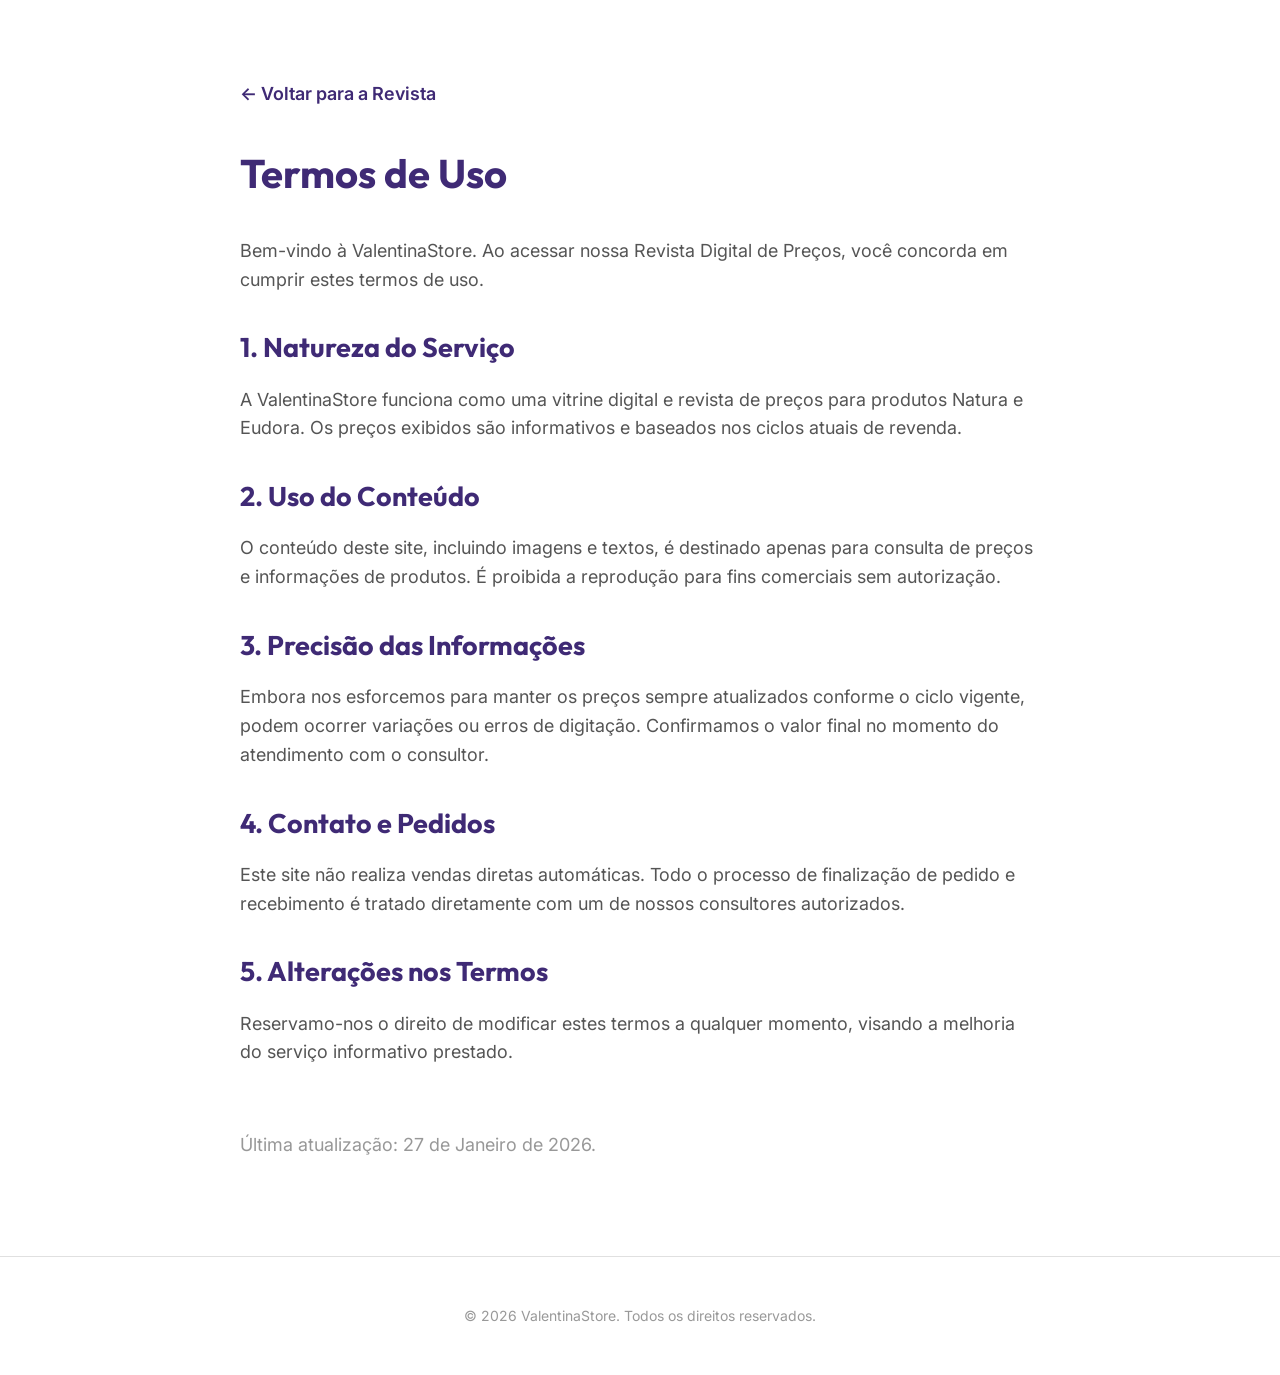
<file: terms.html>
<!DOCTYPE html>
<html lang="pt-BR">

<head>
    <meta charset="UTF-8">
    <meta name="viewport" content="width=device-width, initial-scale=1.0">
    <title>Termos de Uso | ValentinaStore</title>
    <link
        href="https://fonts.googleapis.com/css2?family=Outfit:wght@400;500;600;700;800&family=Inter:wght@400;500;600;700&display=swap"
        rel="stylesheet">
    <link rel="stylesheet" href="style.css">
    <style>
        .legal-content {
            padding: 80px 0;
            max-width: 800px;
            margin: 0 auto;
        }

        .legal-content h1 {
            color: var(--color-brand);
            margin-bottom: 2rem;
            font-family: 'Outfit', sans-serif;
            font-size: 2.5rem;
        }

        .legal-content h2 {
            color: var(--color-brand);
            margin-top: 2rem;
            margin-bottom: 1rem;
            font-family: 'Outfit', sans-serif;
        }

        .legal-content p {
            margin-bottom: 1rem;
            color: var(--color-text-body);
        }

        .back-home {
            display: inline-block;
            margin-bottom: 2rem;
            color: var(--color-brand);
            font-weight: 600;
        }
    </style>
</head>

<body>
    <div class="container legal-content">
        <a href="index.html" class="back-home">← Voltar para a Revista</a>
        <h1>Termos de Uso</h1>

        <p>Bem-vindo à ValentinaStore. Ao acessar nossa Revista Digital de Preços, você concorda em cumprir estes termos
            de uso.</p>

        <h2>1. Natureza do Serviço</h2>
        <p>A ValentinaStore funciona como uma vitrine digital e revista de preços para produtos Natura e Eudora. Os
            preços exibidos são informativos e baseados nos ciclos atuais de revenda.</p>

        <h2>2. Uso do Conteúdo</h2>
        <p>O conteúdo deste site, incluindo imagens e textos, é destinado apenas para consulta de preços e informações
            de produtos. É proibida a reprodução para fins comerciais sem autorização.</p>

        <h2>3. Precisão das Informações</h2>
        <p>Embora nos esforcemos para manter os preços sempre atualizados conforme o ciclo vigente, podem ocorrer
            variações ou erros de digitação. Confirmamos o valor final no momento do atendimento com o consultor.</p>

        <h2>4. Contato e Pedidos</h2>
        <p>Este site não realiza vendas diretas automáticas. Todo o processo de finalização de pedido e recebimento é
            tratado diretamente com um de nossos consultores autorizados.</p>

        <h2>5. Alterações nos Termos</h2>
        <p>Reservamo-nos o direito de modificar estes termos a qualquer momento, visando a melhoria do serviço
            informativo prestado.</p>

        <p style="margin-top: 4rem; opacity: 0.6;">Última atualização: 27 de Janeiro de 2026.</p>
    </div>

    <footer class="footer">
        <div class="container">
            <p class="footer__copy">© 2026 ValentinaStore. Todos os direitos reservados.</p>
        </div>
    </footer>
</body>

</html>
</file>
<file: style.css>
/* --- VARIÁVEIS GLOBAIS (Emuladas de SCSS) --- */
:root {
    --color-brand: #3f2a75;
    --color-brand-hover: #2d1e55;
    --color-accent: #f4f1ea;
    --color-text-main: #222222;
    --color-text-body: #555555;
    --color-bg-gray: #f7f7f7;
    --color-white: #ffffff;
    --color-border: #e0e0e0;
    --container-max: 1140px;
    --radius-btn: 50px;
    --radius-card: 16px;
}

/* --- FLASH SALE BANNER --- */
.flash-sale-banner {
    background: var(--color-brand);
    color: white;
    padding: 12px 0;
    text-align: center;
    font-weight: 600;
    position: sticky;
    top: 0;
    z-index: 1001;
    border-bottom: 1px solid rgba(255, 255, 255, 0.1);
}

.flash-sale-container {
    display: flex;
    justify-content: center;
    align-items: center;
    gap: 12px;
}

.flash-sale-text {
    font-size: 0.9rem;
    text-transform: uppercase;
}

.countdown-timer {
    background: rgba(0, 0, 0, 0.2);
    padding: 4px 12px;
    border-radius: 4px;
    font-family: monospace;
    font-size: 1.1rem;
    letter-spacing: 1px;
}

/* --- RESET --- */
* {
    box-sizing: border-box;
    margin: 0;
    padding: 0;
}

body {
    font-family: 'Inter', -apple-system, BlinkMacSystemFont, sans-serif;
    color: var(--color-text-main);
    line-height: 1.6;
    /* Increased for better readability */
    font-size: 1.125rem;
    /* Matches Lemonaid scale */
    -webkit-font-smoothing: antialiased;
}

h1,
h2,
h3,
.navbar__logo,
.btn {
    font-family: 'Outfit', sans-serif;
}

img {
    max-width: 100%;
    display: block;
}

a {
    text-decoration: none;
    color: inherit;
}

/* --- LAYOUT UTILS --- */
.container {
    max-width: var(--container-max);
    margin: 0 auto;
    padding: 0 24px;
}

.section-title {
    font-size: 2.5rem;
    /* Increased */
    font-weight: 700;
    text-align: center;
    margin-bottom: 3rem;
    color: var(--color-brand);
    letter-spacing: -0.02em;
}

.section-subtitle {
    text-align: center;
    color: var(--color-text-body);
    font-size: 1.1rem;
    margin-top: -2.5rem;
    margin-bottom: 3rem;
    max-width: 600px;
    margin-left: auto;
    margin-right: auto;
}

.section-title.text-left {
    text-align: left;
}

.section-title.text-left+.section-subtitle {
    text-align: left;
    margin-left: 0;
}

@media(max-width: 768px) {
    .section-title {
        font-size: 1.75rem;
    }
}

.section--gray {
    background-color: var(--color-bg-gray);
}

/* --- BUTTONS (Estilo Pill) --- */
.btn {
    display: inline-flex;
    align-items: center;
    justify-content: center;
    padding: 12px 32px;
    font-weight: 600;
    border-radius: var(--radius-btn);
    transition: all 0.2s ease-in-out;
    cursor: pointer;
    font-size: 1rem;
}

.btn--primary {
    background-color: var(--color-brand);
    color: var(--color-white);
}

.btn--primary:hover {
    background-color: var(--color-brand-hover);
    transform: translateY(-1px);
}

.btn--secondary {
    background-color: transparent;
    color: var(--color-brand);
}

.btn--secondary:hover {
    color: var(--color-brand-hover);
    text-decoration: underline;
}

.btn--large {
    padding: 16px 48px;
    font-size: 1.125rem;
}

@media(max-width: 768px) {
    .btn--block-mobile {
        width: 100%;
    }
}

/* --- NAVBAR --- */
.navbar {
    background: var(--color-white);
    height: 72px;
    display: flex;
    align-items: center;
    position: sticky;
    top: 0;
    z-index: 1000;
    box-shadow: 0 2px 10px rgba(0, 0, 0, 0.05);
}

.navbar__container {
    width: 100%;
    display: flex;
    justify-content: space-between;
    align-items: center;
}

.navbar__logo {
    font-size: 1.5rem;
    font-weight: 800;
    color: var(--color-brand);
    letter-spacing: -0.5px;
}

.navbar__actions {
    display: flex;
    gap: 16px;
    align-items: center;
}

@media(max-width: 768px) {
    .desktop-only {
        display: none;
    }
}

/* --- HERO SECTION --- */
.hero {
    background-color: var(--color-accent);
    padding: 4rem 0 0 0;
    overflow: hidden;
}

.hero__container {
    display: grid;
    grid-template-columns: 1fr;
    gap: 3rem;
    align-items: center;
}

@media(min-width: 992px) {
    .hero__container {
        grid-template-columns: 1fr 1fr;
        padding-bottom: 4rem;
    }
}

.hero__title {
    font-size: 3rem;
    font-weight: 800;
    color: var(--color-brand);
    line-height: 1.05;
    margin-bottom: 1.5rem;
    letter-spacing: -0.03em;
}

@media(min-width: 992px) {
    .hero__title {
        font-size: 4rem;
        /* Targeted Lemonaid Size */
    }
}

.hero__subtitle {
    font-size: 1.125rem;
    color: var(--color-text-body);
    margin-bottom: 2rem;
    max-width: 480px;
}

/* --- LOGO TEXT STYLE --- */
.brand-logo-text {
    display: flex;
    align-items: center;
    gap: 12px;
    font-family: 'Outfit', sans-serif;
}

.logo-v {
    font-size: 2.8rem;
    font-weight: 700;
    color: var(--color-gold);
    border: 2px solid var(--color-gold);
    width: 60px;
    height: 60px;
    display: flex;
    align-items: center;
    justify-content: center;
    border-radius: 50%;
    line-height: 1;
}

.logo-text {
    font-size: 2.5rem;
    font-weight: 700;
    color: var(--color-brand);
    letter-spacing: -1px;
}

.brand-logo-text--footer .logo-v {
    width: 35px;
    height: 35px;
    font-size: 1.8rem;
}

.brand-logo-text--footer .logo-text {
    font-size: 1.6rem;
    color: white;
    opacity: 0.9;
}

.hero__cta-wrapper {
    margin-bottom: 2rem;
}

.hero__price-text {
    margin-top: 12px;
    font-size: 0.9rem;
    font-weight: 500;
    color: var(--color-text-body);
}

.hero__img {
    width: 100%;
    max-width: 320px;
    /* Reduced size as requested */
    height: auto;
    border-radius: var(--radius-card);
    box-shadow: 0 20px 40px rgba(0, 0, 0, 0.08);
    display: block;
    margin: 0 auto;
    /* Center on mobile if needed, or in col */
    mix-blend-mode: multiply;
    /* Blends out white background against the beige section */
}

/* --- VIDEO SHOWCASE --- */
.video-showcase {
    padding: 4rem 0;
    background-color: var(--color-white);
}

.video-container {
    position: relative;
    width: 100%;
    max-width: 900px;
    margin: 0 auto;
    aspect-ratio: 16 / 9;
    border-radius: 24px;
    overflow: hidden;
    box-shadow: 0 20px 50px rgba(0, 0, 0, 0.15);
    background: #000;
}

#player {
    position: absolute;
    top: 0;
    left: 0;
    width: 100%;
    height: 100%;
    object-fit: cover;
}

.video-overlay {
    position: absolute;
    top: 20px;
    right: 20px;
    pointer-events: none;
    z-index: 10;
}

.video-badge {
    background: rgba(15, 23, 42, 0.8);
    backdrop-filter: blur(8px);
    color: var(--color-gold);
    padding: 8px 20px;
    border-radius: 50px;
    font-family: 'Outfit', sans-serif;
    font-weight: 600;
    font-size: 0.9rem;
    border: 1px solid rgba(212, 175, 55, 0.3);
}


.marketplace-section {
    padding: 4rem 0;
}

.product-grid {
    display: grid;
    grid-template-columns: repeat(auto-fill, minmax(220px, 1fr));
    gap: 2rem;
    margin-top: 2rem;
}

.product-card {
    background: var(--color-white);
    border: 1px solid var(--color-border);
    border-radius: 16px;
    padding: 1.25rem;
    transition: transform 0.2s, box-shadow 0.2s;
    display: flex;
    flex-direction: column;
    position: relative;
    overflow: hidden;
    height: 100%;
    /* Padroniza altura */
}

.product-card--sale {
    border-color: var(--color-brand);
    box-shadow: 0 4px 15px rgba(63, 42, 117, 0.05);
}

.product-card--sold {
    filter: grayscale(1);
    opacity: 0.85;
}

.product-card--sold .btn {
    background: #000 !important;
    color: #fff !important;
    border: 1px solid #fff !important;
}

.product-card__badge {
    position: absolute;
    top: 10px;
    left: -35px;
    background: var(--color-brand);
    color: white;
    font-size: 0.65rem;
    font-weight: 800;
    padding: 4px 40px;
    transform: rotate(-45deg);
    z-index: 10;
    box-shadow: 0 2px 4px rgba(0, 0, 0, 0.1);
}

.product-card__timer-mini {
    background: #f0edf7;
    color: var(--color-brand);
    font-size: 0.75rem;
    font-weight: 700;
    padding: 4px 8px;
    border-radius: 4px;
    text-align: center;
    margin-bottom: 0.5rem;
    display: flex;
    align-items: center;
    justify-content: center;
    gap: 4px;
}

.product-card__timer-mini .js-timer {
    font-family: monospace;
    font-size: 0.85rem;
}

.product-card:hover {
    transform: translateY(-4px);
    box-shadow: 0 10px 20px rgba(0, 0, 0, 0.08);
}

.product-card__img-wrapper {
    height: 180px;
    /* Fixed height for image area */
    display: flex;
    align-items: center;
    justify-content: center;
    margin-bottom: 1rem;
    border-radius: 8px;
}

.product-card__img {
    max-height: 100%;
    max-width: 100%;
    object-fit: contain;
    mix-blend-mode: multiply;
    /* Blends out white background */
}

.product-card__tag {
    font-size: 0.75rem;
    text-transform: uppercase;
    color: var(--color-text-body);
    font-weight: 600;
    margin-bottom: 4px;
}

.product-card__title {
    font-size: 1.05rem;
    font-weight: 700;
    color: var(--color-brand);
    margin-bottom: 8px;
    line-height: 1.3;
    min-height: 2.7rem;
    /* Fixes title area to 2 lines */
    display: -webkit-box;
    -webkit-line-clamp: 2;
    line-clamp: 2;
    -webkit-box-orient: vertical;
    overflow: hidden;
}

.product-card__price-wrapper {
    margin-top: auto;
    margin-bottom: 1rem;
}

.price-old {
    font-size: 0.85rem;
    text-decoration: line-through;
    color: #999;
    font-weight: 500;
}

.product-card__price {
    font-size: 1.2rem;
    font-weight: 800;
    color: var(--color-brand);
    /* Sale Price Color */
    margin: 0;
}

.product-card__shipping-badge {
    margin-top: -10px;
    margin-bottom: 10px;
    overflow: hidden;
}

.product-card .btn {
    width: 100%;
    padding: 10px;
    font-size: 0.9rem;
}

/* --- FEATURES --- */
.features {
    padding: 3rem 0;
    border-bottom: 1px solid var(--color-border);
}

.features__grid {
    display: flex;
    flex-wrap: wrap;
    justify-content: center;
    gap: 2rem;
}

@media(min-width: 768px) {
    .features__grid {
        justify-content: space-between;
    }
}

.feature-item {
    display: flex;
    flex-direction: column;
    align-items: center;
    text-align: center;
    flex: 1;
    min-width: 200px;
}

.feature-item__icon {
    font-size: 2rem;
    margin-bottom: 1rem;
}

.feature-item__title {
    font-size: 1.1rem;
    font-weight: 700;
    margin-bottom: 0.5rem;
    color: var(--color-brand);
}

.feature-item__desc {
    font-size: 0.9rem;
    color: var(--color-text-body);
}

/* --- STEPS SECTION --- */
.steps {
    padding: 5rem 0;
}

.steps__grid {
    display: grid;
    grid-template-columns: 1fr;
    gap: 2rem;
    margin-bottom: 3rem;
}

@media(min-width: 768px) {
    .steps__grid {
        grid-template-columns: repeat(3, 1fr);
    }
}

.step-card {
    background: var(--color-white);
    padding: 2rem;
    border-radius: var(--radius-card);
    text-align: center;
}

.step-card__num {
    background: #e6e0f2;
    /* lighten($color-brand, 55%) approx */
    color: var(--color-brand);
    width: 50px;
    height: 50px;
    border-radius: 50%;
    display: flex;
    align-items: center;
    justify-content: center;
    font-weight: 700;
    font-size: 1.25rem;
    margin: 0 auto 1.5rem auto;
}

.step-card__title {
    font-size: 1.25rem;
    margin-bottom: 1rem;
    color: var(--color-brand);
}

.step-card__desc {
    font-size: 1rem;
    color: var(--color-text-body);
}

.center-cta {
    text-align: center;
}

/* --- INFO BLOCK --- */
.info-block {
    padding: 5rem 0;
}

.info-block__container {
    display: grid;
    gap: 3rem;
    align-items: center;
}

@media(min-width: 768px) {
    .info-block__container {
        grid-template-columns: 1fr 1fr;
    }
}

.info-block__image img {
    border-radius: 24px;
    width: 100%;
    max-width: 550px;
    box-shadow: 0 20px 40px rgba(0, 0, 0, 0.1);
    mix-blend-mode: multiply;
}

.check-list {
    list-style: none;
    margin-top: 1.5rem;
}

.check-list li {
    padding-left: 30px;
    position: relative;
    margin-bottom: 12px;
    font-weight: 500;
}

.check-list li::before {
    content: '✔';
    position: absolute;
    left: 0;
    color: var(--color-brand);
}

/* --- FAQ --- */
.faq {
    padding: 5rem 0;
}

.faq__list {
    max-width: 800px;
    margin: 0 auto;
}

.faq__item {
    background: var(--color-white);
    margin-bottom: 1rem;
    border-radius: 12px;
    border: 1px solid var(--color-border);
    overflow: hidden;
}

.faq__item[open] summary {
    border-bottom: 1px solid var(--color-border);
    background-color: rgba(63, 42, 117, 0.03);
    /* rgba($color-brand, 0.03) */
}

.faq__question {
    padding: 1.5rem;
    font-weight: 600;
    cursor: pointer;
    list-style: none;
    display: flex;
    justify-content: space-between;
    align-items: center;
    font-size: 1.1rem;
}

.faq__question::after {
    content: '+';
    font-size: 1.5rem;
    font-weight: 400;
}

details[open] .faq__question::after {
    content: '-';
}

.faq__answer {
    padding: 1.5rem;
    color: var(--color-text-body);
    font-size: 1rem;
}

/* --- CONSULTANT PROFILE --- */
.consultant-profile {
    padding: 6rem 0;
    background: var(--color-white);
}

.consultant-container {
    display: flex;
    flex-direction: column;
    align-items: center;
    gap: 3rem;
}

@media(min-width: 768px) {
    .consultant-container {
        flex-direction: row;
        justify-content: center;
    }
}

.consultant-image-wrapper {
    flex: 0 0 300px;
    height: 300px;
    border-radius: 50%;
    overflow: hidden;
    box-shadow: 0 15px 35px rgba(0, 0, 0, 0.1);
}

.consultant-image {
    width: 100%;
    height: 100%;
    object-fit: cover;
    filter: grayscale(100%) contrast(1.1);
    transition: filter 0.5s ease;
}

.consultant-image:hover {
    filter: grayscale(0%);
}

.consultant-info {
    max-width: 500px;
    text-align: center;
}

@media(min-width: 768px) {
    .consultant-info {
        text-align: left;
    }
}

.consultant-name {
    font-family: 'Playfair Display', serif;
    font-size: 2rem;
    color: var(--color-brand);
    margin-bottom: 0.5rem;
}

.consultant-tagline {
    font-size: 1rem;
    color: var(--color-text-body);
    font-weight: 600;
    text-transform: uppercase;
    letter-spacing: 1px;
    margin-bottom: 1.5rem;
}

.consultant-bio {
    list-style: none;
}

.consultant-bio li {
    margin-bottom: 0.8rem;
    display: flex;
    align-items: center;
    gap: 12px;
    font-size: 1rem;
    color: var(--color-text-body);
}

.consultant-bio-text {
    font-size: 1rem;
    line-height: 1.6;
    color: var(--color-text-body);
}

.consultant-bio-text strong {
    color: var(--color-brand);
    font-weight: 700;
}

/* --- FOOTER --- */
.footer {
    padding: 3rem 0;
    border-top: 1px solid var(--color-border);
    text-align: center;
    color: #999;
    font-size: 0.875rem;
}

.footer__links {
    margin-top: 1rem;
    display: flex;
    justify-content: center;
    gap: 1.5rem;
}

.footer__security {
    display: flex;
    justify-content: center;
    align-items: center;
    flex-wrap: wrap;
    gap: 2rem;
    margin-top: 2rem;
    padding-top: 2rem;
    border-top: 1px solid rgba(0, 0, 0, 0.05);
}

.security-item {
    display: flex;
    align-items: center;
    gap: 8px;
    font-size: 0.75rem;
    color: #888;
    font-weight: 600;
    text-transform: uppercase;
    letter-spacing: 0.5px;
}

.security-item svg {
    color: #27ae60;
}

/* --- CART STYLES --- */
.cart-floating-btn {
    position: fixed;
    bottom: 30px;
    right: 30px;
    background: var(--color-brand);
    color: white;
    width: 65px;
    height: 65px;
    border-radius: 50%;
    display: flex;
    align-items: center;
    justify-content: center;
    box-shadow: 0 10px 25px rgba(63, 42, 117, 0.3);
    cursor: pointer;
    z-index: 2000;
    transition: all 0.3s cubic-bezier(0.175, 0.885, 0.32, 1.275);
}

.cart-floating-btn:hover {
    transform: scale(1.1);
}

.cart-count {
    position: absolute;
    top: -5px;
    right: -5px;
    background: #ff4757;
    color: white;
    font-size: 0.8rem;
    font-weight: 700;
    padding: 4px 8px;
    border-radius: 20px;
    border: 2px solid white;
}

.cart-modal {
    position: fixed;
    top: 0;
    right: -100%;
    width: 100%;
    max-width: 450px;
    height: 100%;
    background: white;
    box-shadow: -10px 0 30px rgba(0, 0, 0, 0.1);
    z-index: 3000;
    transition: right 0.4s cubic-bezier(0.4, 0, 0.2, 1);
    display: flex;
    flex-direction: column;
}

.cart-modal--active {
    right: 0;
}

.cart-overlay {
    position: fixed;
    top: 0;
    left: 0;
    width: 100%;
    height: 100%;
    background: rgba(0, 0, 0, 0.5);
    z-index: 2500;
    opacity: 0;
    visibility: hidden;
    backdrop-filter: blur(2px);
    transition: all 0.3s ease;
}

.cart-overlay--active {
    opacity: 1;
    visibility: visible;
}

.cart-header {
    padding: 1.5rem;
    border-bottom: 1px solid var(--color-border);
    display: flex;
    justify-content: space-between;
    align-items: center;
    background: var(--color-accent);
}

.cart-title {
    font-family: 'Outfit', sans-serif;
    font-size: 1.25rem;
    font-weight: 700;
    color: var(--color-brand);
}

.cart-close {
    cursor: pointer;
    font-size: 1.5rem;
}

.cart-items {
    flex: 1;
    overflow-y: auto;
    padding: 1.5rem;
}

.cart-item {
    display: grid;
    grid-template-columns: 80px 1fr auto;
    gap: 1rem;
    margin-bottom: 1.5rem;
    align-items: center;
    padding-bottom: 1rem;
    border-bottom: 1px solid #f0f0f0;
}

.cart-item__img {
    width: 80px;
    height: 80px;
    object-fit: contain;
    background: #f9f9f9;
    border-radius: 8px;
}

.cart-item__info h4 {
    font-size: 0.95rem;
    margin-bottom: 4px;
    color: var(--color-text-main);
}

.cart-item__price {
    font-weight: 700;
    color: var(--color-brand);
    font-size: 1rem;
}

.cart-item__discount {
    font-size: 0.75rem;
    color: #27ae60;
    font-weight: 600;
}

.cart-item__remove {
    cursor: pointer;
    color: #999;
    transition: color 0.2s;
}

.cart-footer {
    padding: 2rem;
    background: #fcfcfc;
    border-top: 1px solid var(--color-border);
}

.cart-summary-item {
    display: flex;
    justify-content: space-between;
    margin-bottom: 0.5rem;
    font-size: 0.95rem;
}

.cart-summary-item--discount {
    color: #27ae60;
    font-weight: 600;
}

.cart-summary-total {
    display: flex;
    justify-content: space-between;
    margin-top: 1rem;
    padding-top: 1rem;
    border-top: 1px solid var(--color-border);
    font-weight: 800;
    font-size: 1.25rem;
    color: var(--color-brand);
}

.cart-checkout-btn {
    width: 100%;
    margin-top: 1.5rem;
    background: #25d366;
    /* WhatsApp Green */
    color: white;
    border: none;
    padding: 1rem;
    border-radius: 12px;
    font-weight: 700;
    cursor: pointer;
    display: flex;
    align-items: center;
    justify-content: center;
    gap: 10px;
    font-size: 1rem;
    transition: filter 0.2s;
}

.cart-checkout-btn:hover {
    filter: brightness(0.9);
}

.cart-continue-btn {
    width: 100%;
    margin-top: 0.75rem;
    background: transparent;
    color: var(--color-text-body);
    border: 1px solid var(--color-border);
    padding: 0.85rem;
    border-radius: 12px;
    font-weight: 600;
    cursor: pointer;
    text-align: center;
    font-size: 0.9rem;
    transition: all 0.2s;
}

.cart-continue-btn:hover {
    background: #f8f9fa;
    border-color: var(--color-brand);
    color: var(--color-brand);
}

.empty-cart-msg {
    text-align: center;
    padding: 3rem 0;
    color: #999;
}

/* --- SCROLL TO TOP --- */
.scroll-to-top {
    position: fixed;
    bottom: 110px;
    /* Above the cart button */
    right: 30px;
    background: white;
    color: var(--color-brand);
    width: 50px;
    height: 50px;
    border-radius: 50%;
    display: flex;
    align-items: center;
    justify-content: center;
    box-shadow: 0 5px 15px rgba(0, 0, 0, 0.1);
    cursor: pointer;
    z-index: 1000;
    opacity: 0;
    visibility: hidden;
    transition: all 0.3s ease;
    border: 1px solid var(--color-border);
}

.scroll-to-top--active {
    opacity: 1;
    visibility: visible;
}

.scroll-to-top:hover {
    background: var(--color-brand);
    color: white;
    transform: translateY(-5px);
}

/* --- COOKIE CONSENT --- */
.cookie-consent {
    position: fixed;
    bottom: 20px;
    left: 20px;
    right: 20px;
    background: white;
    padding: 1.5rem;
    border-radius: 12px;
    box-shadow: 0 10px 40px rgba(0, 0, 0, 0.15);
    z-index: 10000;
    display: flex;
    flex-direction: column;
    gap: 1rem;
    border: 1px solid var(--color-border);
    animation: slideUp 0.5s ease;
}

@media(min-width: 768px) {
    .cookie-consent {
        max-width: 400px;
        right: auto;
    }
}

.cookie-consent p {
    font-size: 0.875rem;
    color: var(--color-text-body);
    margin: 0;
}

.cookie-btn-group {
    display: flex;
    gap: 10px;
}

/* --- INSTALL PROMPT --- */
.install-prompt {
    position: fixed;
    bottom: 85px;
    left: 50%;
    transform: translateX(-50%);
    background: var(--color-brand);
    color: white;
    padding: 12px 24px;
    border-radius: 50px;
    box-shadow: 0 5px 20px rgba(99, 71, 146, 0.4);
    z-index: 10001;
    display: none;
    align-items: center;
    gap: 15px;
    animation: slideUp 0.5s ease;
}

.install-prompt span {
    font-weight: 600;
    font-size: 0.9rem;
}

.install-btn {
    background: white;
    color: var(--color-brand);
    border: none;
    padding: 6px 15px;
    border-radius: 20px;
    font-weight: 700;
    font-size: 0.8rem;
    cursor: pointer;
    transition: all 0.3s ease;
}

.install-btn:hover {
    background: rgba(255, 255, 255, 0.9);
    transform: scale(1.05);
}

.install-close {
    background: none;
    border: none;
    color: white;
    font-size: 1.2rem;
    cursor: pointer;
    padding: 5px;
    display: flex;
    align-items: center;
    justify-content: center;
    opacity: 0.7;
    transition: opacity 0.3s ease;
}

.install-close:hover {
    opacity: 1;
}

.cookie-btn-group .btn {
    padding: 8px 20px;
    font-size: 0.8rem;
}

@keyframes slideUp {
    from {
        transform: translateY(100px);
        opacity: 0;
    }

    to {
        transform: translateY(0);
        opacity: 1;
    }
}

@keyframes fadeInDown {
    from {
        transform: translate(-50%, -50px);
        opacity: 0;
    }

    to {
        transform: translate(-50%, 0);
        opacity: 1;
    }
}
</file>
